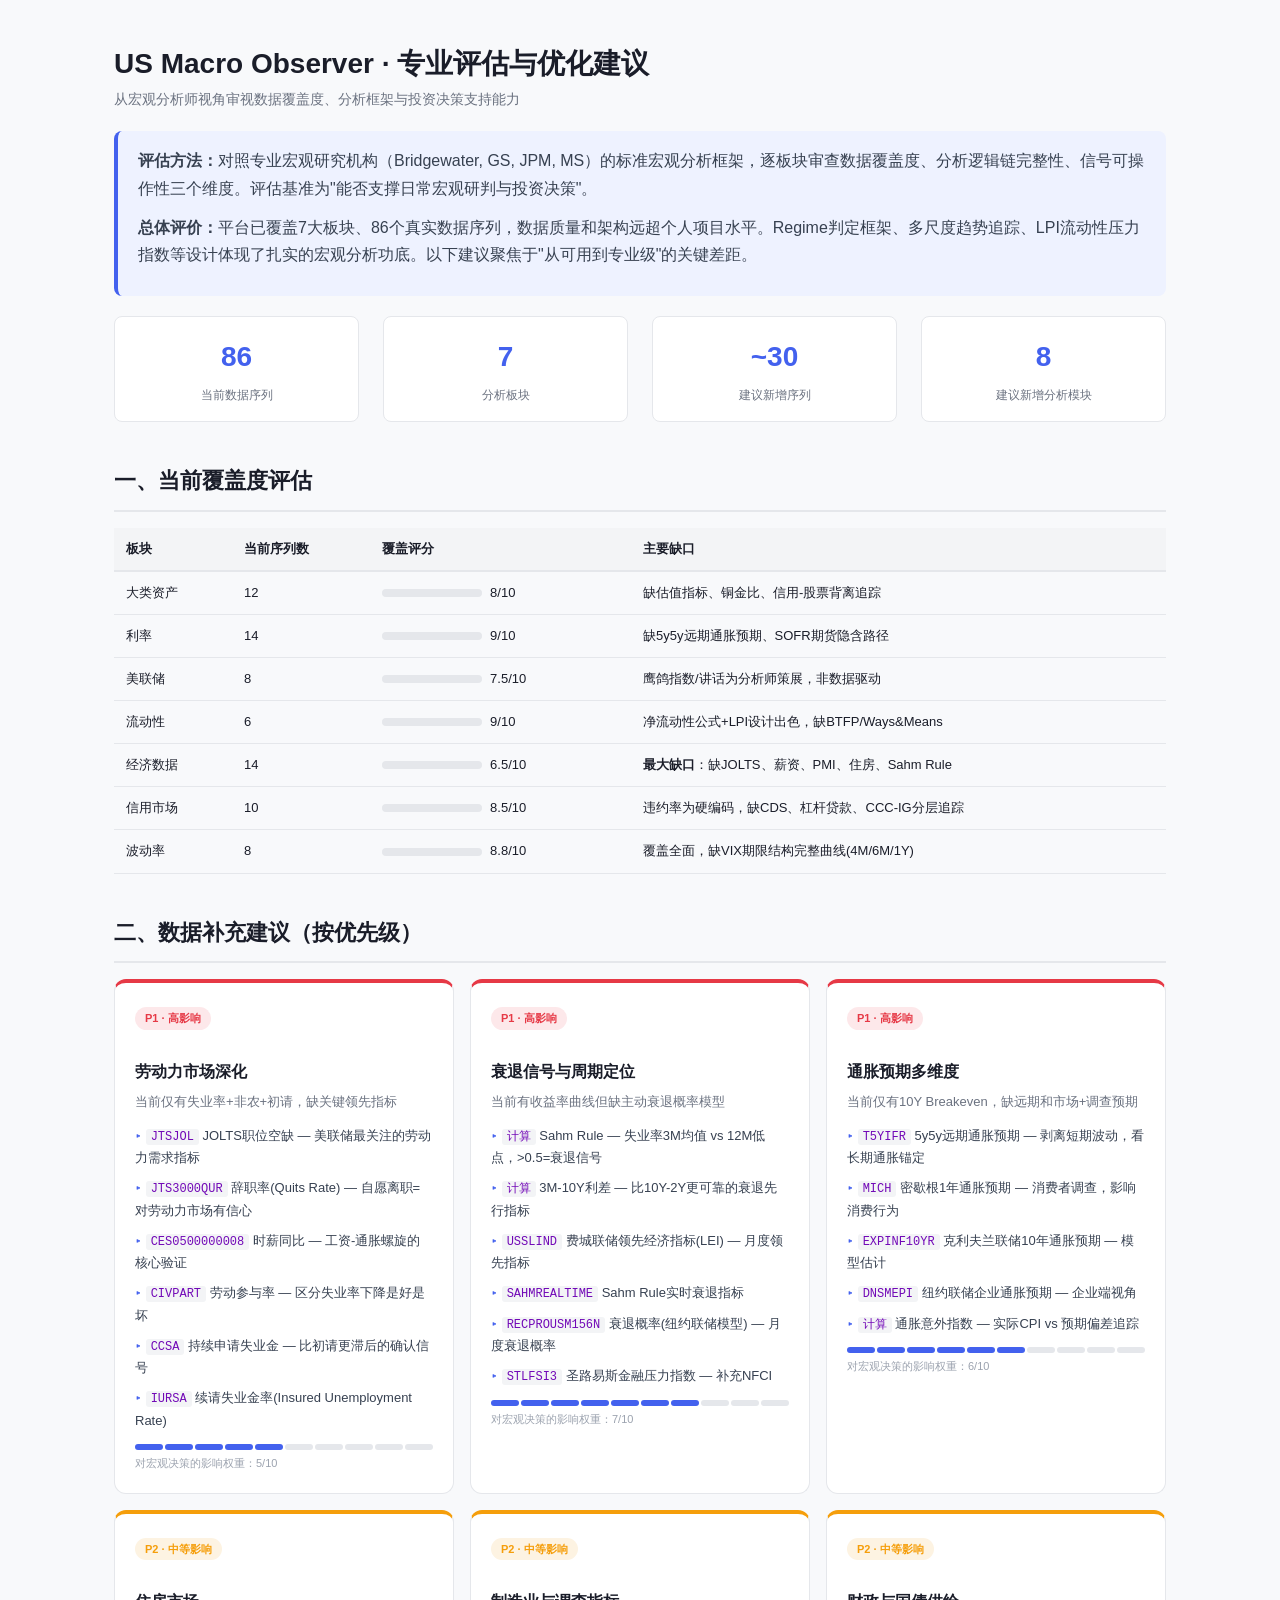
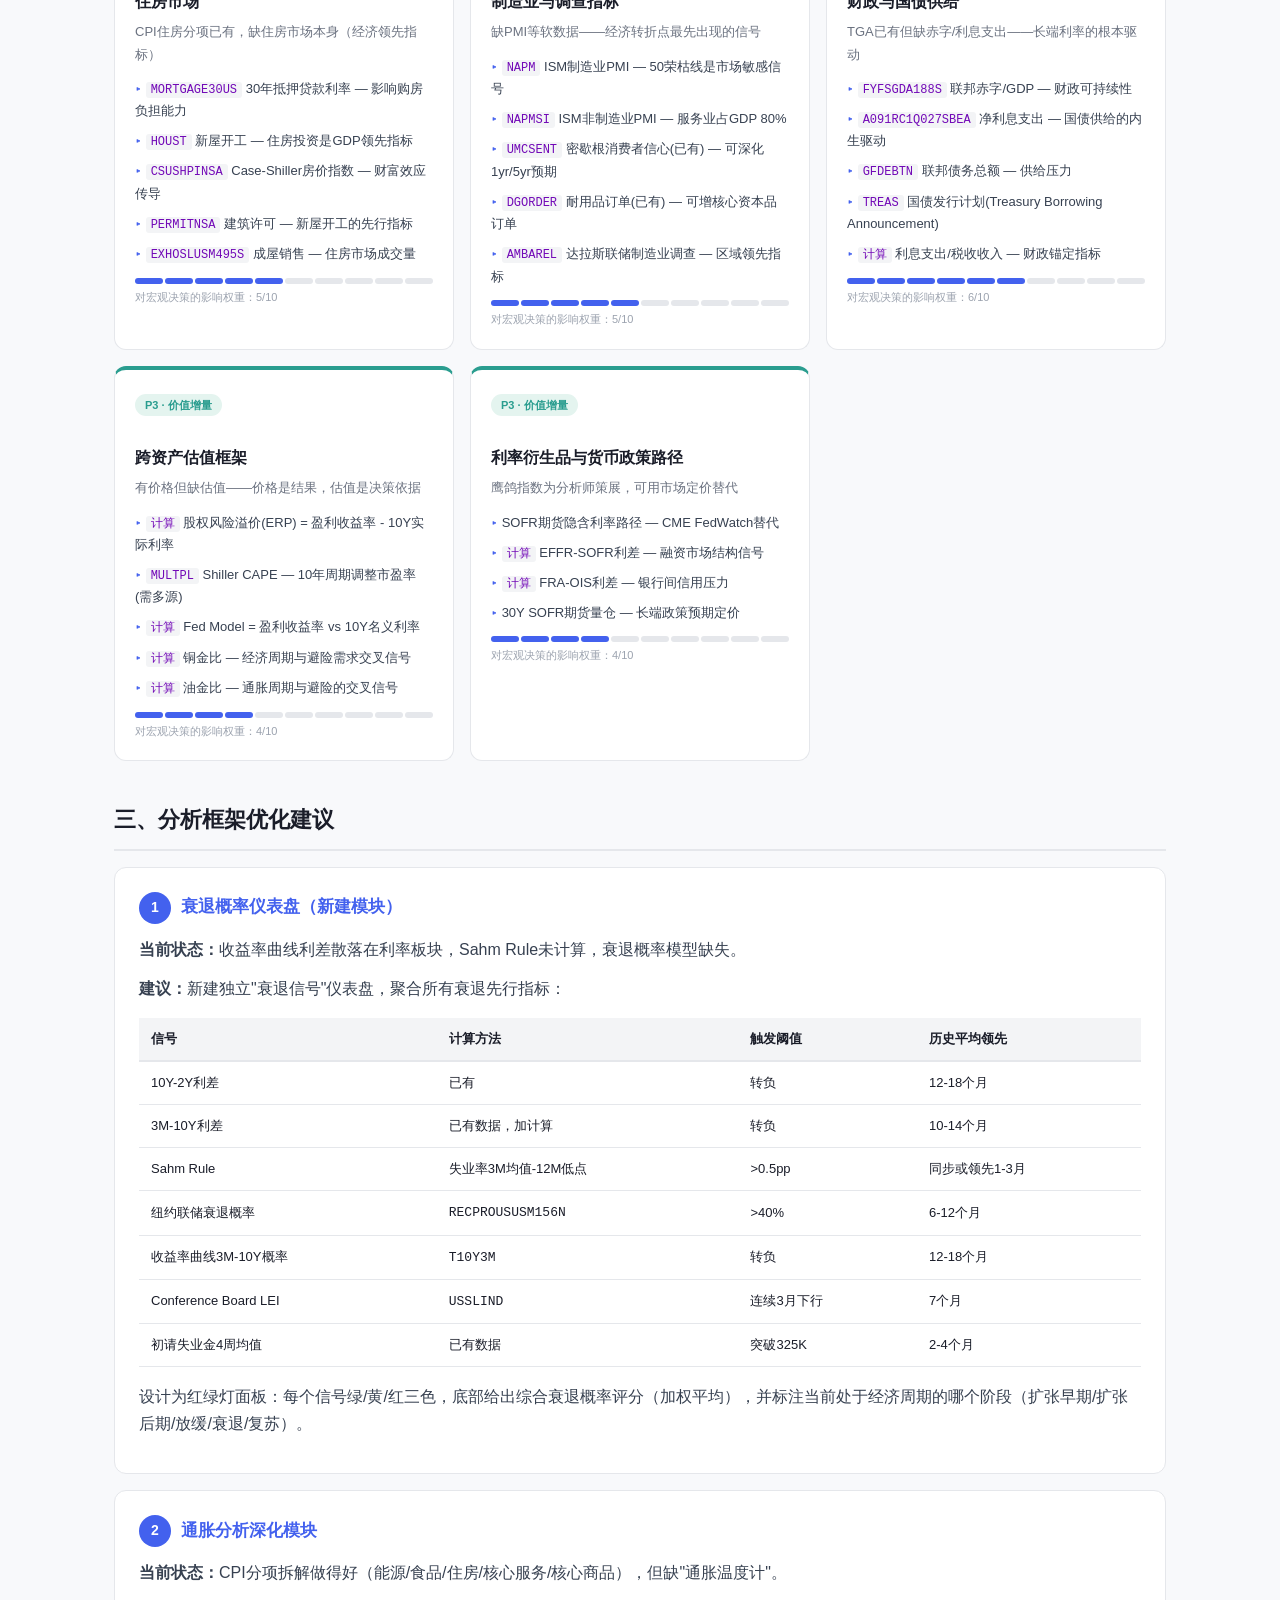
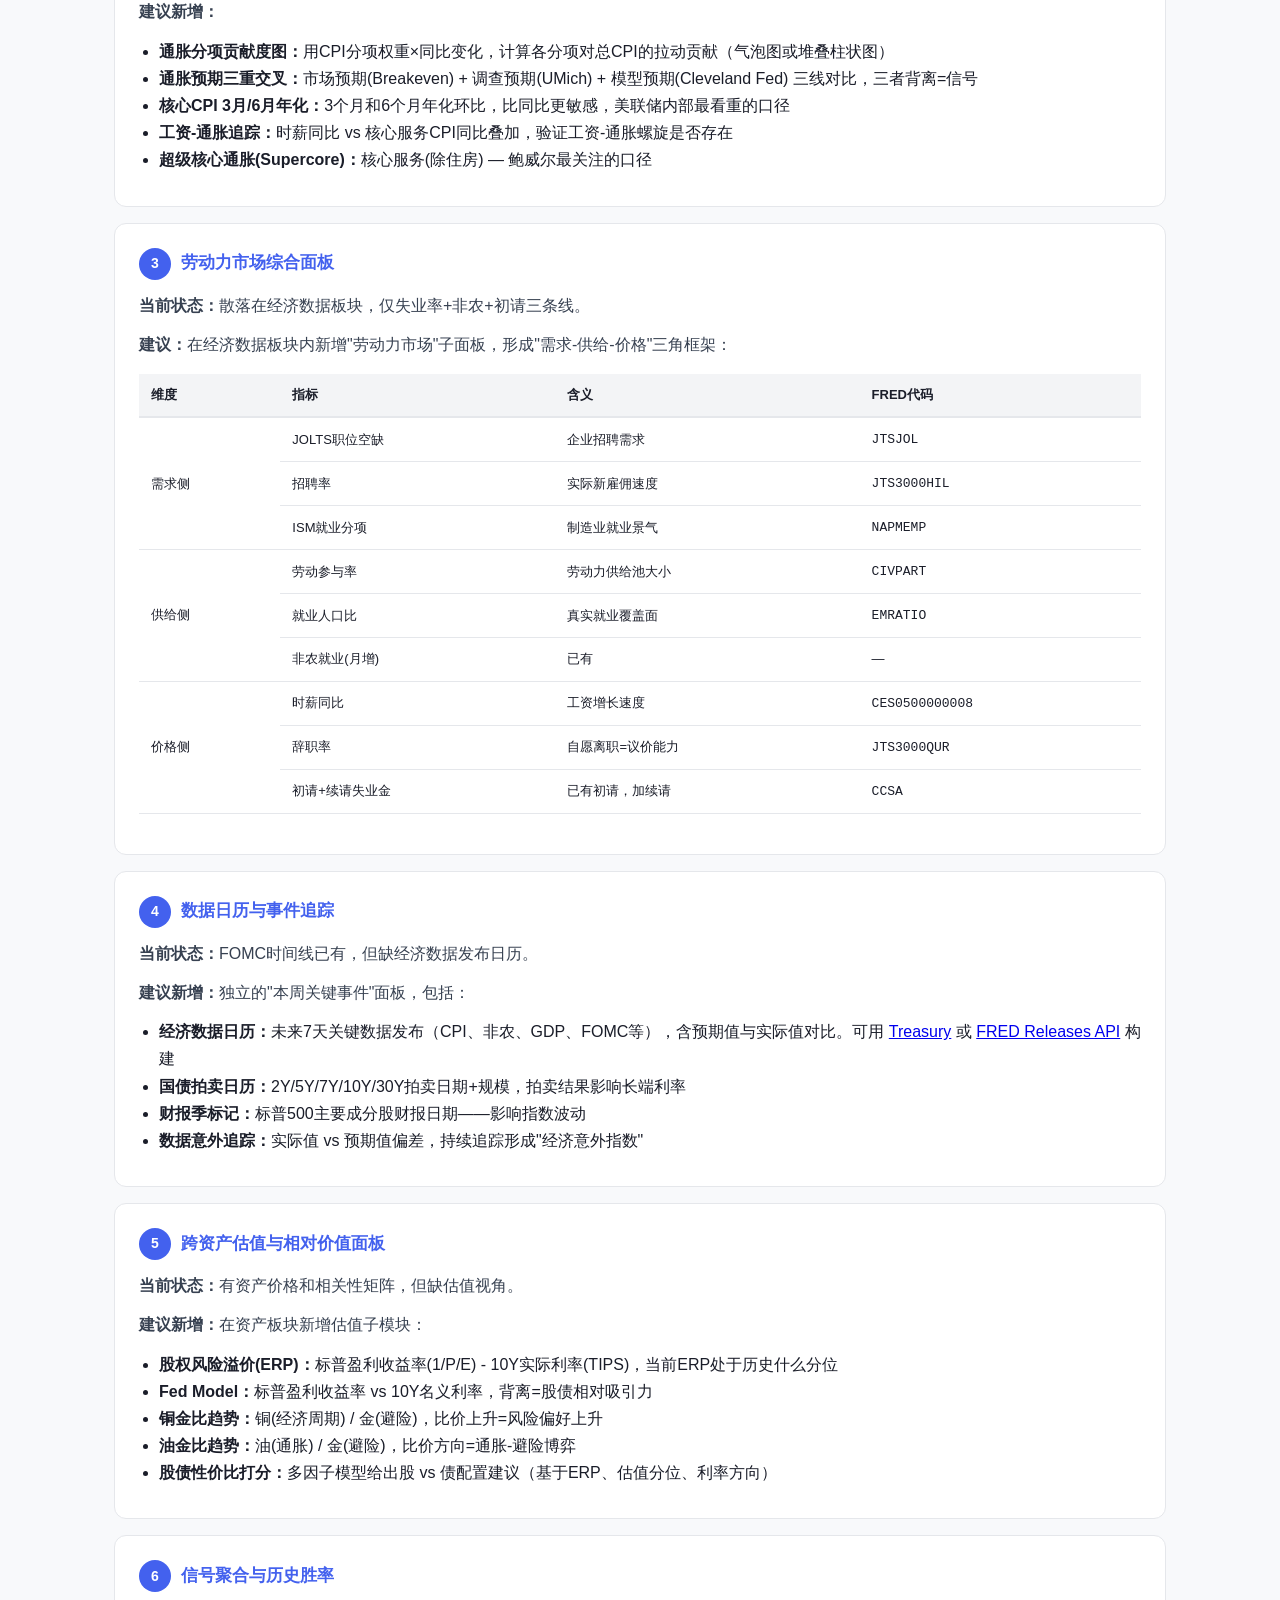
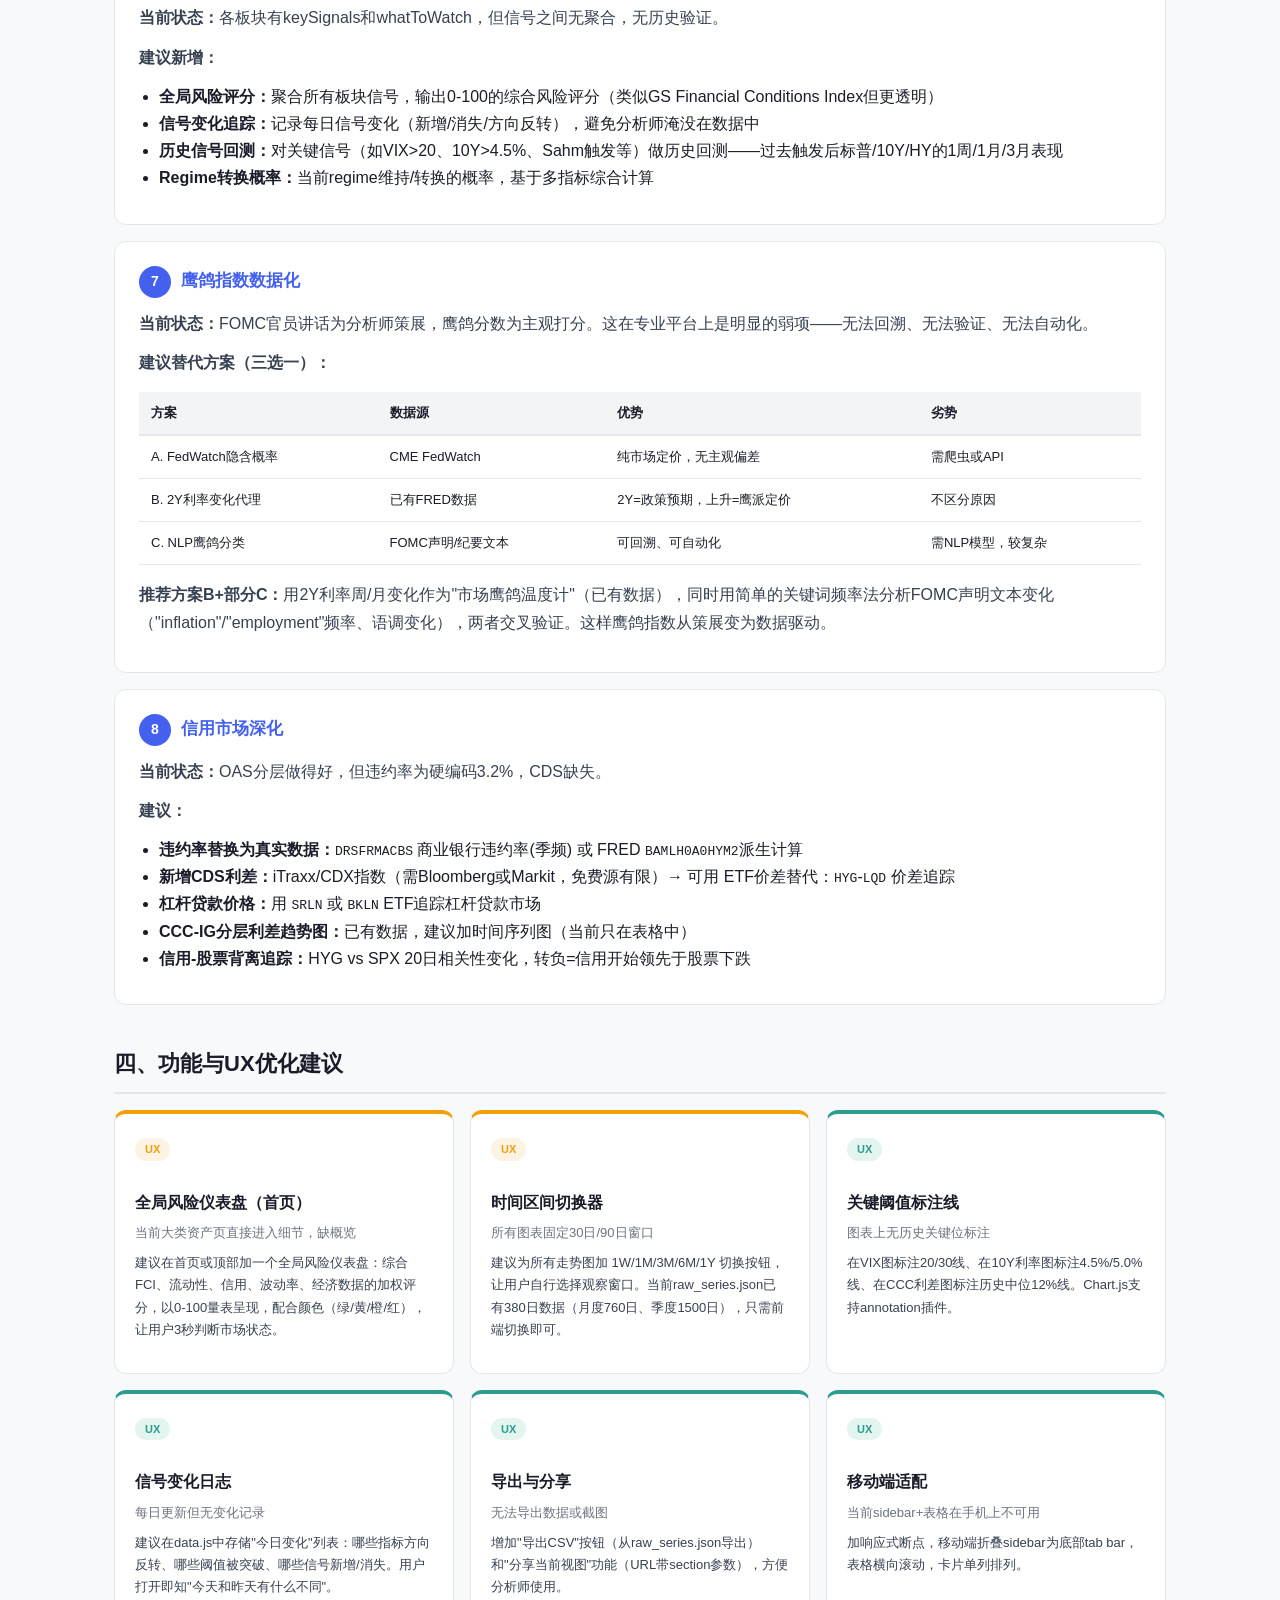
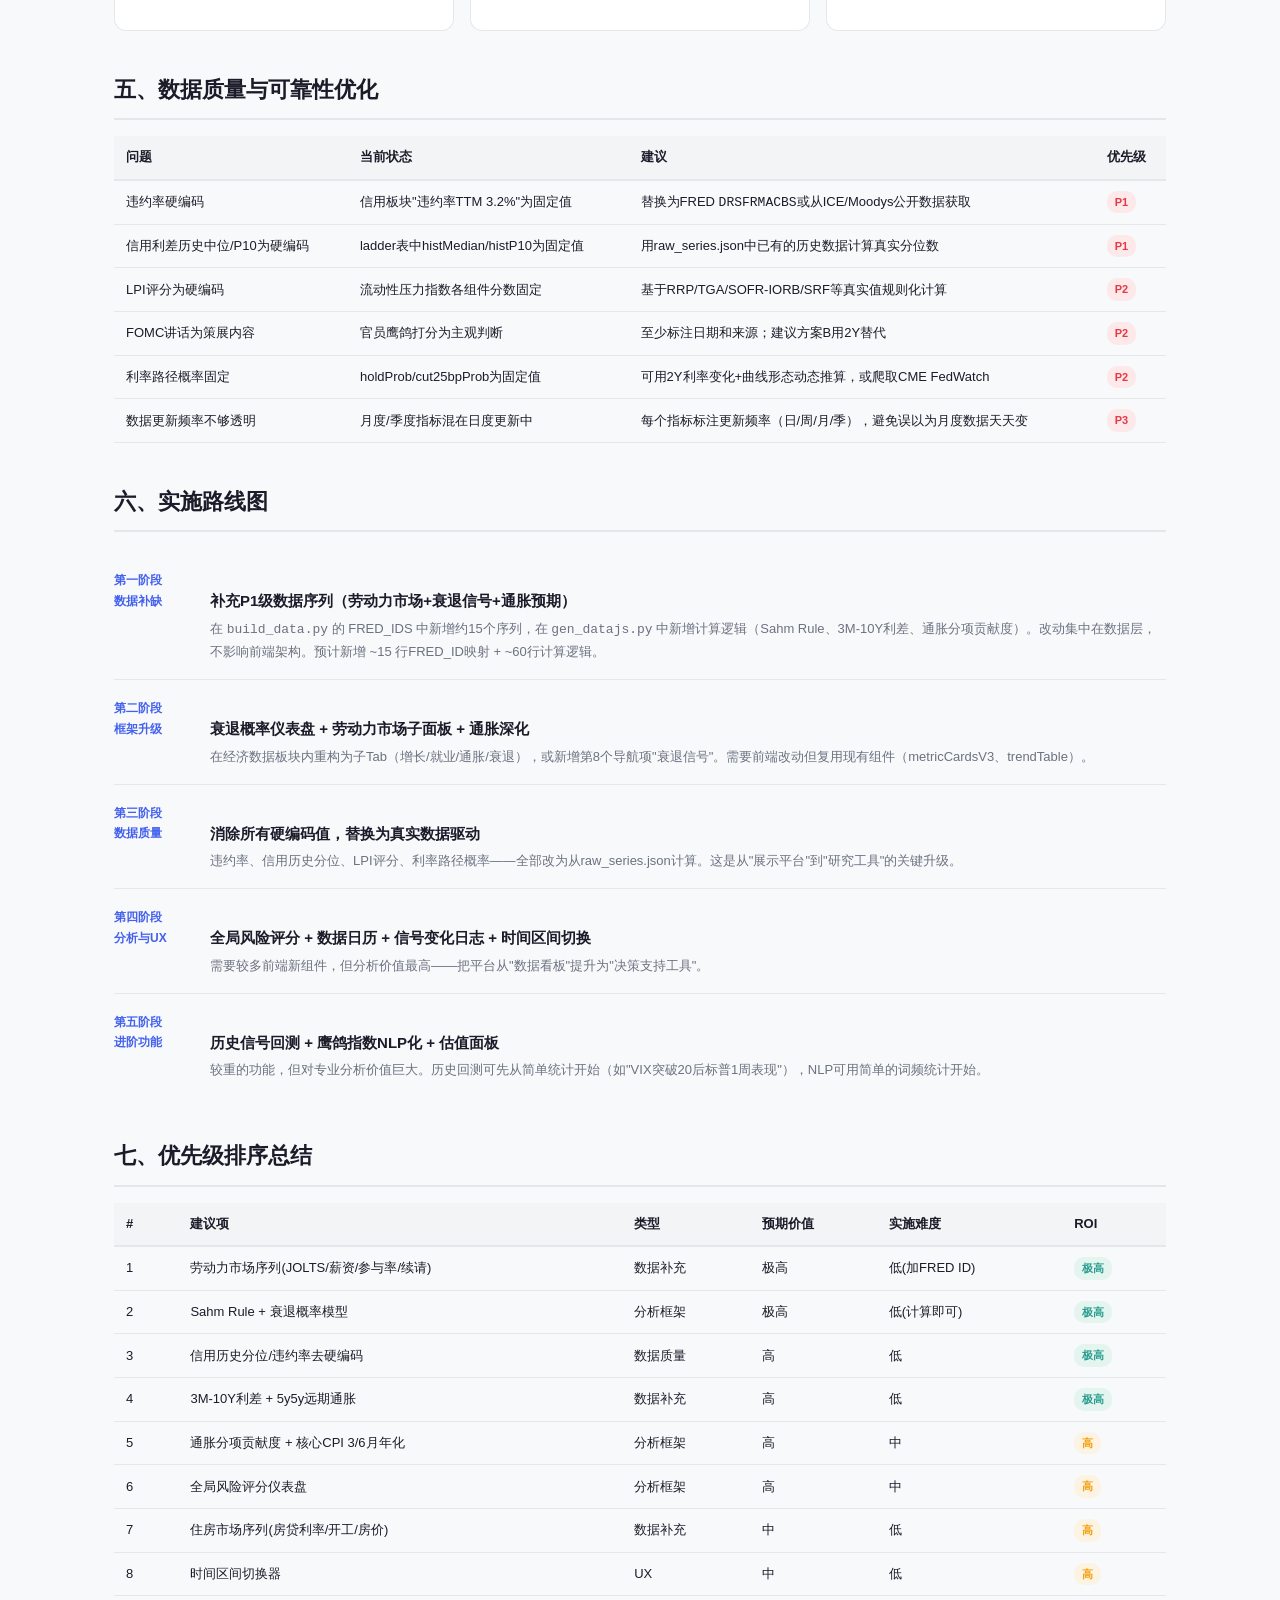
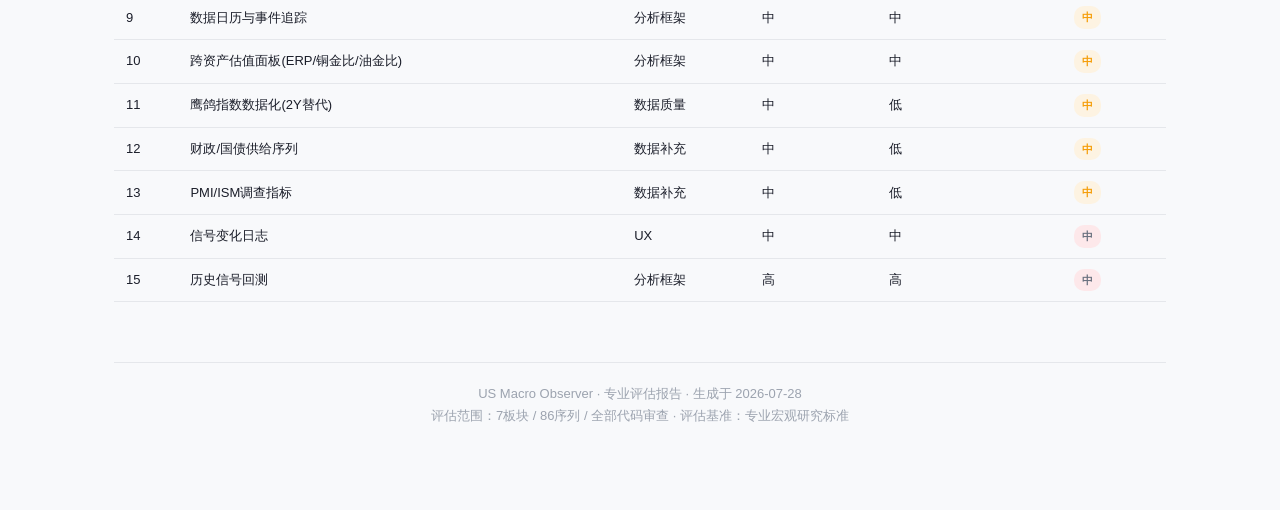
<file: macro-review-report.html>
<!DOCTYPE html>
<html lang="zh-CN">
<head>
<meta charset="UTF-8">
<meta name="viewport" content="width=device-width, initial-scale=1.0">
<title>US Macro Observer · 专业评估与优化建议</title>
<style>
:root {
  --bg: #f8f9fb; --surface: #ffffff; --border: #e5e7eb;
  --text: #1a1d29; --text-2: #6b7280; --text-3: #9ca3af;
  --blue: #4361ee; --blue-bg: #eef2ff;
  --red: #e63946; --green: #2a9d8f; --amber: #f59e0b;
  --purple: #7209b7;
}
* { margin: 0; padding: 0; box-sizing: border-box; }
body { font-family: -apple-system, "Segoe UI", "Noto Sans SC", sans-serif; background: var(--bg); color: var(--text); line-height: 1.7; }
.container { max-width: 1100px; margin: 0 auto; padding: 40px 24px 80px; }
h1 { font-size: 28px; font-weight: 700; margin-bottom: 8px; }
h1 .sub { font-size: 14px; font-weight: 400; color: var(--text-2); }
h2 { font-size: 22px; font-weight: 600; margin: 40px 0 16px; padding-bottom: 10px; border-bottom: 2px solid var(--border); }
h3 { font-size: 17px; font-weight: 600; margin: 28px 0 12px; color: var(--blue); }
h4 { font-size: 15px; font-weight: 600; margin: 20px 0 8px; }
p { margin-bottom: 12px; color: #374151; }
.intro-box { background: var(--blue-bg); border-left: 4px solid var(--blue); padding: 16px 20px; border-radius: 8px; margin: 20px 0; }

.priority-grid { display: grid; grid-template-columns: repeat(auto-fit, minmax(320px, 1fr)); gap: 16px; margin: 16px 0; }
.priority-card { background: var(--surface); border: 1px solid var(--border); border-radius: 12px; padding: 20px; }
.priority-card.p1 { border-top: 4px solid var(--red); }
.priority-card.p2 { border-top: 4px solid var(--amber); }
.priority-card.p3 { border-top: 4px solid var(--green); }
.priority-tag { display: inline-block; padding: 2px 10px; border-radius: 12px; font-size: 11px; font-weight: 600; margin-bottom: 8px; }
.priority-tag.p1 { background: #fde8ea; color: var(--red); }
.priority-tag.p2 { background: #fdf3e2; color: var(--amber); }
.priority-tag.p3 { background: #e4f4ef; color: var(--green); }
.priority-card h4 { font-size: 16px; margin-bottom: 6px; }
.priority-card .gap { font-size: 13px; color: var(--text-2); margin-bottom: 8px; }
.priority-card ul { list-style: none; padding: 0; }
.priority-card li { font-size: 13px; padding: 4px 0; color: #374151; }
.priority-card li::before { content: "▸ "; color: var(--blue); }
.priority-card code { background: #f3f4f6; padding: 1px 5px; border-radius: 3px; font-size: 12px; color: var(--purple); }

table { width: 100%; border-collapse: collapse; margin: 16px 0; font-size: 13px; }
th { background: #f3f4f6; padding: 10px 12px; text-align: left; font-weight: 600; border-bottom: 2px solid var(--border); }
td { padding: 10px 12px; border-bottom: 1px solid var(--border); }
tr:hover td { background: #fafbfc; }
.tag { display: inline-block; padding: 2px 8px; border-radius: 10px; font-size: 11px; font-weight: 600; }
.tag-fred { background: #eef2ff; color: var(--blue); }
.tag-yahoo { background: #fdf3e2; color: var(--amber); }
.tag-new { background: #fde8ea; color: var(--red); }
.tag-calc { background: #e4f4ef; color: var(--green); }

.section-box { background: var(--surface); border: 1px solid var(--border); border-radius: 12px; padding: 24px; margin: 16px 0; }
.section-box .header { display: flex; align-items: center; gap: 10px; margin-bottom: 12px; }
.section-box .num { width: 32px; height: 32px; border-radius: 50%; background: var(--blue); color: #fff; display: flex; align-items: center; justify-content: center; font-weight: 700; font-size: 14px; flex-shrink: 0; }
.section-box h3 { margin: 0; }

.impact-bar { display: flex; gap: 2px; margin-top: 8px; }
.impact-bar .seg { flex: 1; height: 6px; border-radius: 3px; }
.impact-bar .seg.on { background: var(--blue); }
.impact-bar .seg.off { background: #e5e7eb; }
.impact-label { font-size: 11px; color: var(--text-3); margin-top: 4px; }

.roadmap { margin: 20px 0; }
.roadmap-item { display: flex; gap: 16px; padding: 16px 0; border-bottom: 1px solid var(--border); }
.roadmap-item:last-child { border-bottom: none; }
.roadmap-phase { min-width: 80px; font-size: 12px; font-weight: 600; color: var(--blue); padding-top: 2px; }
.roadmap-content { flex: 1; }
.roadmap-content h4 { font-size: 15px; margin-bottom: 4px; }
.roadmap-content p { font-size: 13px; color: var(--text-2); margin: 0; }

.score-bar { display: inline-flex; align-items: center; gap: 8px; }
.score-bar .bar { width: 100px; height: 8px; background: #e5e7eb; border-radius: 4px; overflow: hidden; }
.score-bar .fill { height: 100%; border-radius: 4px; }

.summary-stat { display: flex; gap: 24px; margin: 16px 0; }
.stat-card { flex: 1; background: var(--surface); border: 1px solid var(--border); border-radius: 8px; padding: 16px; text-align: center; }
.stat-card .num { font-size: 28px; font-weight: 700; color: var(--blue); }
.stat-card .label { font-size: 12px; color: var(--text-2); margin-top: 4px; }

code.inline { background: #f3f4f6; padding: 1px 5px; border-radius: 3px; font-size: 12px; }

.footer { margin-top: 60px; padding: 20px; text-align: center; font-size: 13px; color: var(--text-3); border-top: 1px solid var(--border); }
</style>
</head>
<body>
<div class="container">

<h1>US Macro Observer · 专业评估与优化建议
  <div class="sub">从宏观分析师视角审视数据覆盖度、分析框架与投资决策支持能力</div>
</h1>

<div class="intro-box">
  <p><strong>评估方法：</strong>对照专业宏观研究机构（Bridgewater, GS, JPM, MS）的标准宏观分析框架，逐板块审查数据覆盖度、分析逻辑链完整性、信号可操作性三个维度。评估基准为"能否支撑日常宏观研判与投资决策"。</p>
  <p><strong>总体评价：</strong>平台已覆盖7大板块、86个真实数据序列，数据质量和架构远超个人项目水平。Regime判定框架、多尺度趋势追踪、LPI流动性压力指数等设计体现了扎实的宏观分析功底。以下建议聚焦于"从可用到专业级"的关键差距。</p>
</div>

<div class="summary-stat">
  <div class="stat-card"><div class="num">86</div><div class="label">当前数据序列</div></div>
  <div class="stat-card"><div class="num">7</div><div class="label">分析板块</div></div>
  <div class="stat-card"><div class="num">~30</div><div class="label">建议新增序列</div></div>
  <div class="stat-card"><div class="num">8</div><div class="label">建议新增分析模块</div></div>
</div>

<h2>一、当前覆盖度评估</h2>

<table>
  <thead>
    <tr><th>板块</th><th>当前序列数</th><th>覆盖评分</th><th>主要缺口</th></tr>
  </thead>
  <tbody>
    <tr><td>大类资产</td><td>12</td><td><span class="score-bar"><span class="bar"><span class="fill" style="width:80%;background:var(--green)"></span></span>8/10</span></td><td>缺估值指标、铜金比、信用-股票背离追踪</td></tr>
    <tr><td>利率</td><td>14</td><td><span class="score-bar"><span class="bar"><span class="fill" style="width:90%;background:var(--green)"></span></span>9/10</span></td><td>缺5y5y远期通胀预期、SOFR期货隐含路径</td></tr>
    <tr><td>美联储</td><td>8</td><td><span class="score-bar"><span class="bar"><span class="fill" style="width:75%;background:var(--amber)"></span></span>7.5/10</span></td><td>鹰鸽指数/讲话为分析师策展，非数据驱动</td></tr>
    <tr><td>流动性</td><td>6</td><td><span class="score-bar"><span class="bar"><span class="fill" style="width:90%;background:var(--green)"></span></span>9/10</span></td><td>净流动性公式+LPI设计出色，缺BTFP/Ways&Means</td></tr>
    <tr><td>经济数据</td><td>14</td><td><span class="score-bar"><span class="bar"><span class="fill" style="width:65%;background:var(--amber)"></span></span>6.5/10</span></td><td><strong>最大缺口</strong>：缺JOLTS、薪资、PMI、住房、Sahm Rule</td></tr>
    <tr><td>信用市场</td><td>10</td><td><span class="score-bar"><span class="bar"><span class="fill" style="width:85%;background:var(--green)"></span></span>8.5/10</span></td><td>违约率为硬编码，缺CDS、杠杆贷款、CCC-IG分层追踪</td></tr>
    <tr><td>波动率</td><td>8</td><td><span class="score-bar"><span class="bar"><span class="fill" style="width:88%;background:var(--green)"></span></span>8.8/10</span></td><td>覆盖全面，缺VIX期限结构完整曲线(4M/6M/1Y)</td></tr>
  </tbody>
</table>

<h2>二、数据补充建议（按优先级）</h2>

<div class="priority-grid">
  <div class="priority-card p1">
    <span class="priority-tag p1">P1 · 高影响</span>
    <h4>劳动力市场深化</h4>
    <div class="gap">当前仅有失业率+非农+初请，缺关键领先指标</div>
    <ul>
      <li><code>JTSJOL</code> JOLTS职位空缺 — 美联储最关注的劳动力需求指标</li>
      <li><code>JTS3000QUR</code> 辞职率(Quits Rate) — 自愿离职=对劳动力市场有信心</li>
      <li><code>CES0500000008</code> 时薪同比 — 工资-通胀螺旋的核心验证</li>
      <li><code>CIVPART</code> 劳动参与率 — 区分失业率下降是好是坏</li>
      <li><code>CCSA</code> 持续申请失业金 — 比初请更滞后的确认信号</li>
      <li><code>IURSA</code> 续请失业金率(Insured Unemployment Rate)</li>
    </ul>
    <div class="impact-bar"><div class="seg on"></div><div class="seg on"></div><div class="seg on"></div><div class="seg on"></div><div class="seg on"></div><div class="seg off"></div><div class="seg off"></div><div class="seg off"></div><div class="seg off"></div><div class="seg off"></div></div>
    <div class="impact-label">对宏观决策的影响权重：5/10</div>
  </div>

  <div class="priority-card p1">
    <span class="priority-tag p1">P1 · 高影响</span>
    <h4>衰退信号与周期定位</h4>
    <div class="gap">当前有收益率曲线但缺主动衰退概率模型</div>
    <ul>
      <li><code>计算</code> Sahm Rule — 失业率3M均值 vs 12M低点，>0.5=衰退信号</li>
      <li><code>计算</code> 3M-10Y利差 — 比10Y-2Y更可靠的衰退先行指标</li>
      <li><code>USSLIND</code> 费城联储领先经济指标(LEI) — 月度领先指标</li>
      <li><code>SAHMREALTIME</code> Sahm Rule实时衰退指标</li>
      <li><code>RECPROUSM156N</code> 衰退概率(纽约联储模型) — 月度衰退概率</li>
      <li><code>STLFSI3</code> 圣路易斯金融压力指数 — 补充NFCI</li>
    </ul>
    <div class="impact-bar"><div class="seg on"></div><div class="seg on"></div><div class="seg on"></div><div class="seg on"></div><div class="seg on"></div><div class="seg on"></div><div class="seg on"></div><div class="seg off"></div><div class="seg off"></div><div class="seg off"></div></div>
    <div class="impact-label">对宏观决策的影响权重：7/10</div>
  </div>

  <div class="priority-card p1">
    <span class="priority-tag p1">P1 · 高影响</span>
    <h4>通胀预期多维度</h4>
    <div class="gap">当前仅有10Y Breakeven，缺远期和市场+调查预期</div>
    <ul>
      <li><code>T5YIFR</code> 5y5y远期通胀预期 — 剥离短期波动，看长期通胀锚定</li>
      <li><code>MICH</code> 密歇根1年通胀预期 — 消费者调查，影响消费行为</li>
      <li><code>EXPINF10YR</code> 克利夫兰联储10年通胀预期 — 模型估计</li>
      <li><code>DNSMEPI</code> 纽约联储企业通胀预期 — 企业端视角</li>
      <li><code>计算</code> 通胀意外指数 — 实际CPI vs 预期偏差追踪</li>
    </ul>
    <div class="impact-bar"><div class="seg on"></div><div class="seg on"></div><div class="seg on"></div><div class="seg on"></div><div class="seg on"></div><div class="seg on"></div><div class="seg off"></div><div class="seg off"></div><div class="seg off"></div><div class="seg off"></div></div>
    <div class="impact-label">对宏观决策的影响权重：6/10</div>
  </div>

  <div class="priority-card p2">
    <span class="priority-tag p2">P2 · 中等影响</span>
    <h4>住房市场</h4>
    <div class="gap">CPI住房分项已有，缺住房市场本身（经济领先指标）</div>
    <ul>
      <li><code>MORTGAGE30US</code> 30年抵押贷款利率 — 影响购房负担能力</li>
      <li><code>HOUST</code> 新屋开工 — 住房投资是GDP领先指标</li>
      <li><code>CSUSHPINSA</code> Case-Shiller房价指数 — 财富效应传导</li>
      <li><code>PERMITNSA</code> 建筑许可 — 新屋开工的先行指标</li>
      <li><code>EXHOSLUSM495S</code> 成屋销售 — 住房市场成交量</li>
    </ul>
    <div class="impact-bar"><div class="seg on"></div><div class="seg on"></div><div class="seg on"></div><div class="seg on"></div><div class="seg on"></div><div class="seg off"></div><div class="seg off"></div><div class="seg off"></div><div class="seg off"></div><div class="seg off"></div></div>
    <div class="impact-label">对宏观决策的影响权重：5/10</div>
  </div>

  <div class="priority-card p2">
    <span class="priority-tag p2">P2 · 中等影响</span>
    <h4>制造业与调查指标</h4>
    <div class="gap">缺PMI等软数据——经济转折点最先出现的信号</div>
    <ul>
      <li><code>NAPM</code> ISM制造业PMI — 50荣枯线是市场敏感信号</li>
      <li><code>NAPMSI</code> ISM非制造业PMI — 服务业占GDP 80%</li>
      <li><code>UMCSENT</code> 密歇根消费者信心(已有) — 可深化1yr/5yr预期</li>
      <li><code>DGORDER</code> 耐用品订单(已有) — 可增核心资本品订单</li>
      <li><code>AMBAREL</code> 达拉斯联储制造业调查 — 区域领先指标</li>
    </ul>
    <div class="impact-bar"><div class="seg on"></div><div class="seg on"></div><div class="seg on"></div><div class="seg on"></div><div class="seg on"></div><div class="seg off"></div><div class="seg off"></div><div class="seg off"></div><div class="seg off"></div><div class="seg off"></div></div>
    <div class="impact-label">对宏观决策的影响权重：5/10</div>
  </div>

  <div class="priority-card p2">
    <span class="priority-tag p2">P2 · 中等影响</span>
    <h4>财政与国债供给</h4>
    <div class="gap">TGA已有但缺赤字/利息支出——长端利率的根本驱动</div>
    <ul>
      <li><code>FYFSGDA188S</code> 联邦赤字/GDP — 财政可持续性</li>
      <li><code>A091RC1Q027SBEA</code> 净利息支出 — 国债供给的内生驱动</li>
      <li><code>GFDEBTN</code> 联邦债务总额 — 供给压力</li>
      <li><code>TREAS</code> 国债发行计划(Treasury Borrowing Announcement)</li>
      <li><code>计算</code> 利息支出/税收收入 — 财政锚定指标</li>
    </ul>
    <div class="impact-bar"><div class="seg on"></div><div class="seg on"></div><div class="seg on"></div><div class="seg on"></div><div class="seg on"></div><div class="seg on"></div><div class="seg off"></div><div class="seg off"></div><div class="seg off"></div><div class="seg off"></div></div>
    <div class="impact-label">对宏观决策的影响权重：6/10</div>
  </div>

  <div class="priority-card p3">
    <span class="priority-tag p3">P3 · 价值增量</span>
    <h4>跨资产估值框架</h4>
    <div class="gap">有价格但缺估值——价格是结果，估值是决策依据</div>
    <ul>
      <li><code>计算</code> 股权风险溢价(ERP) = 盈利收益率 - 10Y实际利率</li>
      <li><code>MULTPL</code> Shiller CAPE — 10年周期调整市盈率(需多源)</li>
      <li><code>计算</code> Fed Model = 盈利收益率 vs 10Y名义利率</li>
      <li><code>计算</code> 铜金比 — 经济周期与避险需求交叉信号</li>
      <li><code>计算</code> 油金比 — 通胀周期与避险的交叉信号</li>
    </ul>
    <div class="impact-bar"><div class="seg on"></div><div class="seg on"></div><div class="seg on"></div><div class="seg on"></div><div class="seg off"></div><div class="seg off"></div><div class="seg off"></div><div class="seg off"></div><div class="seg off"></div><div class="seg off"></div></div>
    <div class="impact-label">对宏观决策的影响权重：4/10</div>
  </div>

  <div class="priority-card p3">
    <span class="priority-tag p3">P3 · 价值增量</span>
    <h4>利率衍生品与货币政策路径</h4>
    <div class="gap">鹰鸽指数为分析师策展，可用市场定价替代</div>
    <ul>
      <li>SOFR期货隐含利率路径 — CME FedWatch替代</li>
      <li><code>计算</code> EFFR-SOFR利差 — 融资市场结构信号</li>
      <li><code>计算</code> FRA-OIS利差 — 银行间信用压力</li>
      <li>30Y SOFR期货量仓 — 长端政策预期定价</li>
    </ul>
    <div class="impact-bar"><div class="seg on"></div><div class="seg on"></div><div class="seg on"></div><div class="seg on"></div><div class="seg off"></div><div class="seg off"></div><div class="seg off"></div><div class="seg off"></div><div class="seg off"></div><div class="seg off"></div></div>
    <div class="impact-label">对宏观决策的影响权重：4/10</div>
  </div>
</div>

<h2>三、分析框架优化建议</h2>

<div class="section-box">
  <div class="header"><div class="num">1</div><h3>衰退概率仪表盘（新建模块）</h3></div>
  <p><strong>当前状态：</strong>收益率曲线利差散落在利率板块，Sahm Rule未计算，衰退概率模型缺失。</p>
  <p><strong>建议：</strong>新建独立"衰退信号"仪表盘，聚合所有衰退先行指标：</p>
  <table>
    <thead><tr><th>信号</th><th>计算方法</th><th>触发阈值</th><th>历史平均领先</th></tr></thead>
    <tbody>
      <tr><td>10Y-2Y利差</td><td>已有</td><td>转负</td><td>12-18个月</td></tr>
      <tr><td>3M-10Y利差</td><td>已有数据，加计算</td><td>转负</td><td>10-14个月</td></tr>
      <tr><td>Sahm Rule</td><td>失业率3M均值-12M低点</td><td>>0.5pp</td><td>同步或领先1-3月</td></tr>
      <tr><td>纽约联储衰退概率</td><td><code>RECPROUSUSM156N</code></td><td>>40%</td><td>6-12个月</td></tr>
      <tr><td>收益率曲线3M-10Y概率</td><td><code>T10Y3M</code></td><td>转负</td><td>12-18个月</td></tr>
      <tr><td>Conference Board LEI</td><td><code>USSLIND</code></td><td>连续3月下行</td><td>7个月</td></tr>
      <tr><td>初请失业金4周均值</td><td>已有数据</td><td>突破325K</td><td>2-4个月</td></tr>
    </tbody>
  </table>
  <p>设计为红绿灯面板：每个信号绿/黄/红三色，底部给出综合衰退概率评分（加权平均），并标注当前处于经济周期的哪个阶段（扩张早期/扩张后期/放缓/衰退/复苏）。</p>
</div>

<div class="section-box">
  <div class="header"><div class="num">2</div><h3>通胀分析深化模块</h3></div>
  <p><strong>当前状态：</strong>CPI分项拆解做得好（能源/食品/住房/核心服务/核心商品），但缺"通胀温度计"。</p>
  <p><strong>建议新增：</strong></p>
  <ul style="padding-left:20px;margin:8px 0">
    <li><strong>通胀分项贡献度图：</strong>用CPI分项权重×同比变化，计算各分项对总CPI的拉动贡献（气泡图或堆叠柱状图）</li>
    <li><strong>通胀预期三重交叉：</strong>市场预期(Breakeven) + 调查预期(UMich) + 模型预期(Cleveland Fed) 三线对比，三者背离=信号</li>
    <li><strong>核心CPI 3月/6月年化：</strong>3个月和6个月年化环比，比同比更敏感，美联储内部最看重的口径</li>
    <li><strong>工资-通胀追踪：</strong>时薪同比 vs 核心服务CPI同比叠加，验证工资-通胀螺旋是否存在</li>
    <li><strong>超级核心通胀(Supercore)：</strong>核心服务(除住房) — 鲍威尔最关注的口径</li>
  </ul>
</div>

<div class="section-box">
  <div class="header"><div class="num">3</div><h3>劳动力市场综合面板</h3></div>
  <p><strong>当前状态：</strong>散落在经济数据板块，仅失业率+非农+初请三条线。</p>
  <p><strong>建议：</strong>在经济数据板块内新增"劳动力市场"子面板，形成"需求-供给-价格"三角框架：</p>
  <table>
    <thead><tr><th>维度</th><th>指标</th><th>含义</th><th>FRED代码</th></tr></thead>
    <tbody>
      <tr><td rowspan="3">需求侧</td><td>JOLTS职位空缺</td><td>企业招聘需求</td><td><code>JTSJOL</code></td></tr>
      <tr><td>招聘率</td><td>实际新雇佣速度</td><td><code>JTS3000HIL</code></td></tr>
      <tr><td>ISM就业分项</td><td>制造业就业景气</td><td><code>NAPMEMP</code></td></tr>
      <tr><td rowspan="3">供给侧</td><td>劳动参与率</td><td>劳动力供给池大小</td><td><code>CIVPART</code></td></tr>
      <tr><td>就业人口比</td><td>真实就业覆盖面</td><td><code>EMRATIO</code></td></tr>
      <tr><td>非农就业(月增)</td><td>已有</td><td>—</td></tr>
      <tr><td rowspan="3">价格侧</td><td>时薪同比</td><td>工资增长速度</td><td><code>CES0500000008</code></td></tr>
      <tr><td>辞职率</td><td>自愿离职=议价能力</td><td><code>JTS3000QUR</code></td></tr>
      <tr><td>初请+续请失业金</td><td>已有初请，加续请</td><td><code>CCSA</code></td></tr>
    </tbody>
  </table>
</div>

<div class="section-box">
  <div class="header"><div class="num">4</div><h3>数据日历与事件追踪</h3></div>
  <p><strong>当前状态：</strong>FOMC时间线已有，但缺经济数据发布日历。</p>
  <p><strong>建议新增：</strong>独立的"本周关键事件"面板，包括：</p>
  <ul style="padding-left:20px;margin:8px 0">
    <li><strong>经济数据日历：</strong>未来7天关键数据发布（CPI、非农、GDP、FOMC等），含预期值与实际值对比。可用 <a href="https://www.treasury.gov/resource-center/data-chart-center/interest-rates/">Treasury</a> 或 <a href="https://api.stlouisfed.org/fred/series/releases">FRED Releases API</a> 构建</li>
    <li><strong>国债拍卖日历：</strong>2Y/5Y/7Y/10Y/30Y拍卖日期+规模，拍卖结果影响长端利率</li>
    <li><strong>财报季标记：</strong>标普500主要成分股财报日期——影响指数波动</li>
    <li><strong>数据意外追踪：</strong>实际值 vs 预期值偏差，持续追踪形成"经济意外指数"</li>
  </ul>
</div>

<div class="section-box">
  <div class="header"><div class="num">5</div><h3>跨资产估值与相对价值面板</h3></div>
  <p><strong>当前状态：</strong>有资产价格和相关性矩阵，但缺估值视角。</p>
  <p><strong>建议新增：</strong>在资产板块新增估值子模块：</p>
  <ul style="padding-left:20px;margin:8px 0">
    <li><strong>股权风险溢价(ERP)：</strong>标普盈利收益率(1/P/E) - 10Y实际利率(TIPS)，当前ERP处于历史什么分位</li>
    <li><strong>Fed Model：</strong>标普盈利收益率 vs 10Y名义利率，背离=股债相对吸引力</li>
    <li><strong>铜金比趋势：</strong>铜(经济周期) / 金(避险)，比价上升=风险偏好上升</li>
    <li><strong>油金比趋势：</strong>油(通胀) / 金(避险)，比价方向=通胀-避险博弈</li>
    <li><strong>股债性价比打分：</strong>多因子模型给出股 vs 债配置建议（基于ERP、估值分位、利率方向）</li>
  </ul>
</div>

<div class="section-box">
  <div class="header"><div class="num">6</div><h3>信号聚合与历史胜率</h3></div>
  <p><strong>当前状态：</strong>各板块有keySignals和whatToWatch，但信号之间无聚合，无历史验证。</p>
  <p><strong>建议新增：</strong></p>
  <ul style="padding-left:20px;margin:8px 0">
    <li><strong>全局风险评分：</strong>聚合所有板块信号，输出0-100的综合风险评分（类似GS Financial Conditions Index但更透明）</li>
    <li><strong>信号变化追踪：</strong>记录每日信号变化（新增/消失/方向反转），避免分析师淹没在数据中</li>
    <li><strong>历史信号回测：</strong>对关键信号（如VIX>20、10Y>4.5%、Sahm触发等）做历史回测——过去触发后标普/10Y/HY的1周/1月/3月表现</li>
    <li><strong>Regime转换概率：</strong>当前regime维持/转换的概率，基于多指标综合计算</li>
  </ul>
</div>

<div class="section-box">
  <div class="header"><div class="num">7</div><h3>鹰鸽指数数据化</h3></div>
  <p><strong>当前状态：</strong>FOMC官员讲话为分析师策展，鹰鸽分数为主观打分。这在专业平台上是明显的弱项——无法回溯、无法验证、无法自动化。</p>
  <p><strong>建议替代方案（三选一）：</strong></p>
  <table>
    <thead><tr><th>方案</th><th>数据源</th><th>优势</th><th>劣势</th></tr></thead>
    <tbody>
      <tr><td>A. FedWatch隐含概率</td><td>CME FedWatch</td><td>纯市场定价，无主观偏差</td><td>需爬虫或API</td></tr>
      <tr><td>B. 2Y利率变化代理</td><td>已有FRED数据</td><td>2Y=政策预期，上升=鹰派定价</td><td>不区分原因</td></tr>
      <tr><td>C. NLP鹰鸽分类</td><td>FOMC声明/纪要文本</td><td>可回溯、可自动化</td><td>需NLP模型，较复杂</td></tr>
    </tbody>
  </table>
  <p><strong>推荐方案B+部分C：</strong>用2Y利率周/月变化作为"市场鹰鸽温度计"（已有数据），同时用简单的关键词频率法分析FOMC声明文本变化（"inflation"/"employment"频率、语调变化），两者交叉验证。这样鹰鸽指数从策展变为数据驱动。</p>
</div>

<div class="section-box">
  <div class="header"><div class="num">8</div><h3>信用市场深化</h3></div>
  <p><strong>当前状态：</strong>OAS分层做得好，但违约率为硬编码3.2%，CDS缺失。</p>
  <p><strong>建议：</strong></p>
  <ul style="padding-left:20px;margin:8px 0">
    <li><strong>违约率替换为真实数据：</strong><code>DRSFRMACBS</code> 商业银行违约率(季频) 或 FRED <code>BAMLH0A0HYM2</code>派生计算</li>
    <li><strong>新增CDS利差：</strong>iTraxx/CDX指数（需Bloomberg或Markit，免费源有限）→ 可用 ETF价差替代：<code>HYG</code>-<code>LQD</code> 价差追踪</li>
    <li><strong>杠杆贷款价格：</strong>用 <code>SRLN</code> 或 <code>BKLN</code> ETF追踪杠杆贷款市场</li>
    <li><strong>CCC-IG分层利差趋势图：</strong>已有数据，建议加时间序列图（当前只在表格中）</li>
    <li><strong>信用-股票背离追踪：</strong>HYG vs SPX 20日相关性变化，转负=信用开始领先于股票下跌</li>
  </ul>
</div>

<h2>四、功能与UX优化建议</h2>

<div class="priority-grid">
  <div class="priority-card p2">
    <span class="priority-tag p2">UX</span>
    <h4>全局风险仪表盘（首页）</h4>
    <div class="gap">当前大类资产页直接进入细节，缺概览</div>
    <p style="font-size:13px">建议在首页或顶部加一个全局风险仪表盘：综合FCI、流动性、信用、波动率、经济数据的加权评分，以0-100量表呈现，配合颜色（绿/黄/橙/红），让用户3秒判断市场状态。</p>
  </div>
  <div class="priority-card p2">
    <span class="priority-tag p2">UX</span>
    <h4>时间区间切换器</h4>
    <div class="gap">所有图表固定30日/90日窗口</div>
    <p style="font-size:13px">建议为所有走势图加 1W/1M/3M/6M/1Y 切换按钮，让用户自行选择观察窗口。当前raw_series.json已有380日数据（月度760日、季度1500日），只需前端切换即可。</p>
  </div>
  <div class="priority-card p3">
    <span class="priority-tag p3">UX</span>
    <h4>关键阈值标注线</h4>
    <div class="gap">图表上无历史关键位标注</div>
    <p style="font-size:13px">在VIX图标注20/30线、在10Y利率图标注4.5%/5.0%线、在CCC利差图标注历史中位12%线。Chart.js支持annotation插件。</p>
  </div>
  <div class="priority-card p3">
    <span class="priority-tag p3">UX</span>
    <h4>信号变化日志</h4>
    <div class="gap">每日更新但无变化记录</div>
    <p style="font-size:13px">建议在data.js中存储"今日变化"列表：哪些指标方向反转、哪些阈值被突破、哪些信号新增/消失。用户打开即知"今天和昨天有什么不同"。</p>
  </div>
  <div class="priority-card p3">
    <span class="priority-tag p3">UX</span>
    <h4>导出与分享</h4>
    <div class="gap">无法导出数据或截图</div>
    <p style="font-size:13px">增加"导出CSV"按钮（从raw_series.json导出）和"分享当前视图"功能（URL带section参数），方便分析师使用。</p>
  </div>
  <div class="priority-card p3">
    <span class="priority-tag p3">UX</span>
    <h4>移动端适配</h4>
    <div class="gap">当前sidebar+表格在手机上不可用</div>
    <p style="font-size:13px">加响应式断点，移动端折叠sidebar为底部tab bar，表格横向滚动，卡片单列排列。</p>
  </div>
</div>

<h2>五、数据质量与可靠性优化</h2>

<table>
  <thead><tr><th>问题</th><th>当前状态</th><th>建议</th><th>优先级</th></tr></thead>
  <tbody>
    <tr>
      <td>违约率硬编码</td>
      <td>信用板块"违约率TTM 3.2%"为固定值</td>
      <td>替换为FRED <code>DRSFRMACBS</code>或从ICE/Moodys公开数据获取</td>
      <td><span class="tag tag-new">P1</span></td>
    </tr>
    <tr>
      <td>信用利差历史中位/P10为硬编码</td>
      <td>ladder表中histMedian/histP10为固定值</td>
      <td>用raw_series.json中已有的历史数据计算真实分位数</td>
      <td><span class="tag tag-new">P1</span></td>
    </tr>
    <tr>
      <td>LPI评分为硬编码</td>
      <td>流动性压力指数各组件分数固定</td>
      <td>基于RRP/TGA/SOFR-IORB/SRF等真实值规则化计算</td>
      <td><span class="tag tag-new">P2</span></td>
    </tr>
    <tr>
      <td>FOMC讲话为策展内容</td>
      <td>官员鹰鸽打分为主观判断</td>
      <td>至少标注日期和来源；建议方案B用2Y替代</td>
      <td><span class="tag tag-new">P2</span></td>
    </tr>
    <tr>
      <td>利率路径概率固定</td>
      <td>holdProb/cut25bpProb为固定值</td>
      <td>可用2Y利率变化+曲线形态动态推算，或爬取CME FedWatch</td>
      <td><span class="tag tag-new">P2</span></td>
    </tr>
    <tr>
      <td>数据更新频率不够透明</td>
      <td>月度/季度指标混在日度更新中</td>
      <td>每个指标标注更新频率（日/周/月/季），避免误以为月度数据天天变</td>
      <td><span class="tag tag-new">P3</span></td>
    </tr>
  </tbody>
</table>

<h2>六、实施路线图</h2>

<div class="roadmap">
  <div class="roadmap-item">
    <div class="roadmap-phase">第一阶段<br>数据补缺</div>
    <div class="roadmap-content">
      <h4>补充P1级数据序列（劳动力市场+衰退信号+通胀预期）</h4>
      <p>在 <code>build_data.py</code> 的 FRED_IDS 中新增约15个序列，在 <code>gen_datajs.py</code> 中新增计算逻辑（Sahm Rule、3M-10Y利差、通胀分项贡献度）。改动集中在数据层，不影响前端架构。预计新增 ~15 行FRED_ID映射 + ~60行计算逻辑。</p>
    </div>
  </div>
  <div class="roadmap-item">
    <div class="roadmap-phase">第二阶段<br>框架升级</div>
    <div class="roadmap-content">
      <h4>衰退概率仪表盘 + 劳动力市场子面板 + 通胀深化</h4>
      <p>在经济数据板块内重构为子Tab（增长/就业/通胀/衰退），或新增第8个导航项"衰退信号"。需要前端改动但复用现有组件（metricCardsV3、trendTable）。</p>
    </div>
  </div>
  <div class="roadmap-item">
    <div class="roadmap-phase">第三阶段<br>数据质量</div>
    <div class="roadmap-content">
      <h4>消除所有硬编码值，替换为真实数据驱动</h4>
      <p>违约率、信用历史分位、LPI评分、利率路径概率——全部改为从raw_series.json计算。这是从"展示平台"到"研究工具"的关键升级。</p>
    </div>
  </div>
  <div class="roadmap-item">
    <div class="roadmap-phase">第四阶段<br>分析与UX</div>
    <div class="roadmap-content">
      <h4>全局风险评分 + 数据日历 + 信号变化日志 + 时间区间切换</h4>
      <p>需要较多前端新组件，但分析价值最高——把平台从"数据看板"提升为"决策支持工具"。</p>
    </div>
  </div>
  <div class="roadmap-item">
    <div class="roadmap-phase">第五阶段<br>进阶功能</div>
    <div class="roadmap-content">
      <h4>历史信号回测 + 鹰鸽指数NLP化 + 估值面板</h4>
      <p>较重的功能，但对专业分析价值巨大。历史回测可先从简单统计开始（如"VIX突破20后标普1周表现"），NLP可用简单的词频统计开始。</p>
    </div>
  </div>
</div>

<h2>七、优先级排序总结</h2>

<table>
  <thead><tr><th>#</th><th>建议项</th><th>类型</th><th>预期价值</th><th>实施难度</th><th>ROI</th></tr></thead>
  <tbody>
    <tr><td>1</td><td>劳动力市场序列(JOLTS/薪资/参与率/续请)</td><td>数据补充</td><td>极高</td><td>低(加FRED ID)</td><td><span class="tag" style="background:#e4f4ef;color:var(--green)">极高</span></td></tr>
    <tr><td>2</td><td>Sahm Rule + 衰退概率模型</td><td>分析框架</td><td>极高</td><td>低(计算即可)</td><td><span class="tag" style="background:#e4f4ef;color:var(--green)">极高</span></td></tr>
    <tr><td>3</td><td>信用历史分位/违约率去硬编码</td><td>数据质量</td><td>高</td><td>低</td><td><span class="tag" style="background:#e4f4ef;color:var(--green)">极高</span></td></tr>
    <tr><td>4</td><td>3M-10Y利差 + 5y5y远期通胀</td><td>数据补充</td><td>高</td><td>低</td><td><span class="tag" style="background:#e4f4ef;color:var(--green)">极高</span></td></tr>
    <tr><td>5</td><td>通胀分项贡献度 + 核心CPI 3/6月年化</td><td>分析框架</td><td>高</td><td>中</td><td><span class="tag" style="background:#fdf3e2;color:var(--amber)">高</span></td></tr>
    <tr><td>6</td><td>全局风险评分仪表盘</td><td>分析框架</td><td>高</td><td>中</td><td><span class="tag" style="background:#fdf3e2;color:var(--amber)">高</span></td></tr>
    <tr><td>7</td><td>住房市场序列(房贷利率/开工/房价)</td><td>数据补充</td><td>中</td><td>低</td><td><span class="tag" style="background:#fdf3e2;color:var(--amber)">高</span></td></tr>
    <tr><td>8</td><td>时间区间切换器</td><td>UX</td><td>中</td><td>低</td><td><span class="tag" style="background:#fdf3e2;color:var(--amber)">高</span></td></tr>
    <tr><td>9</td><td>数据日历与事件追踪</td><td>分析框架</td><td>中</td><td>中</td><td><span class="tag" style="background:#fdf3e2;color:var(--amber)">中</span></td></tr>
    <tr><td>10</td><td>跨资产估值面板(ERP/铜金比/油金比)</td><td>分析框架</td><td>中</td><td>中</td><td><span class="tag" style="background:#fdf3e2;color:var(--amber)">中</span></td></tr>
    <tr><td>11</td><td>鹰鸽指数数据化(2Y替代)</td><td>数据质量</td><td>中</td><td>低</td><td><span class="tag" style="background:#fdf3e2;color:var(--amber)">中</span></td></tr>
    <tr><td>12</td><td>财政/国债供给序列</td><td>数据补充</td><td>中</td><td>低</td><td><span class="tag" style="background:#fdf3e2;color:var(--amber)">中</span></td></tr>
    <tr><td>13</td><td>PMI/ISM调查指标</td><td>数据补充</td><td>中</td><td>低</td><td><span class="tag" style="background:#fdf3e2;color:var(--amber)">中</span></td></tr>
    <tr><td>14</td><td>信号变化日志</td><td>UX</td><td>中</td><td>中</td><td><span class="tag" style="background:#fde8ea;color:var(--text-2)">中</span></td></tr>
    <tr><td>15</td><td>历史信号回测</td><td>分析框架</td><td>高</td><td>高</td><td><span class="tag" style="background:#fde8ea;color:var(--text-2)">中</span></td></tr>
  </tbody>
</table>

<div class="footer">
  US Macro Observer · 专业评估报告 · 生成于 2026-07-28<br>
  评估范围：7板块 / 86序列 / 全部代码审查 · 评估基准：专业宏观研究标准
</div>

</div>
</body>
</html>
</file>
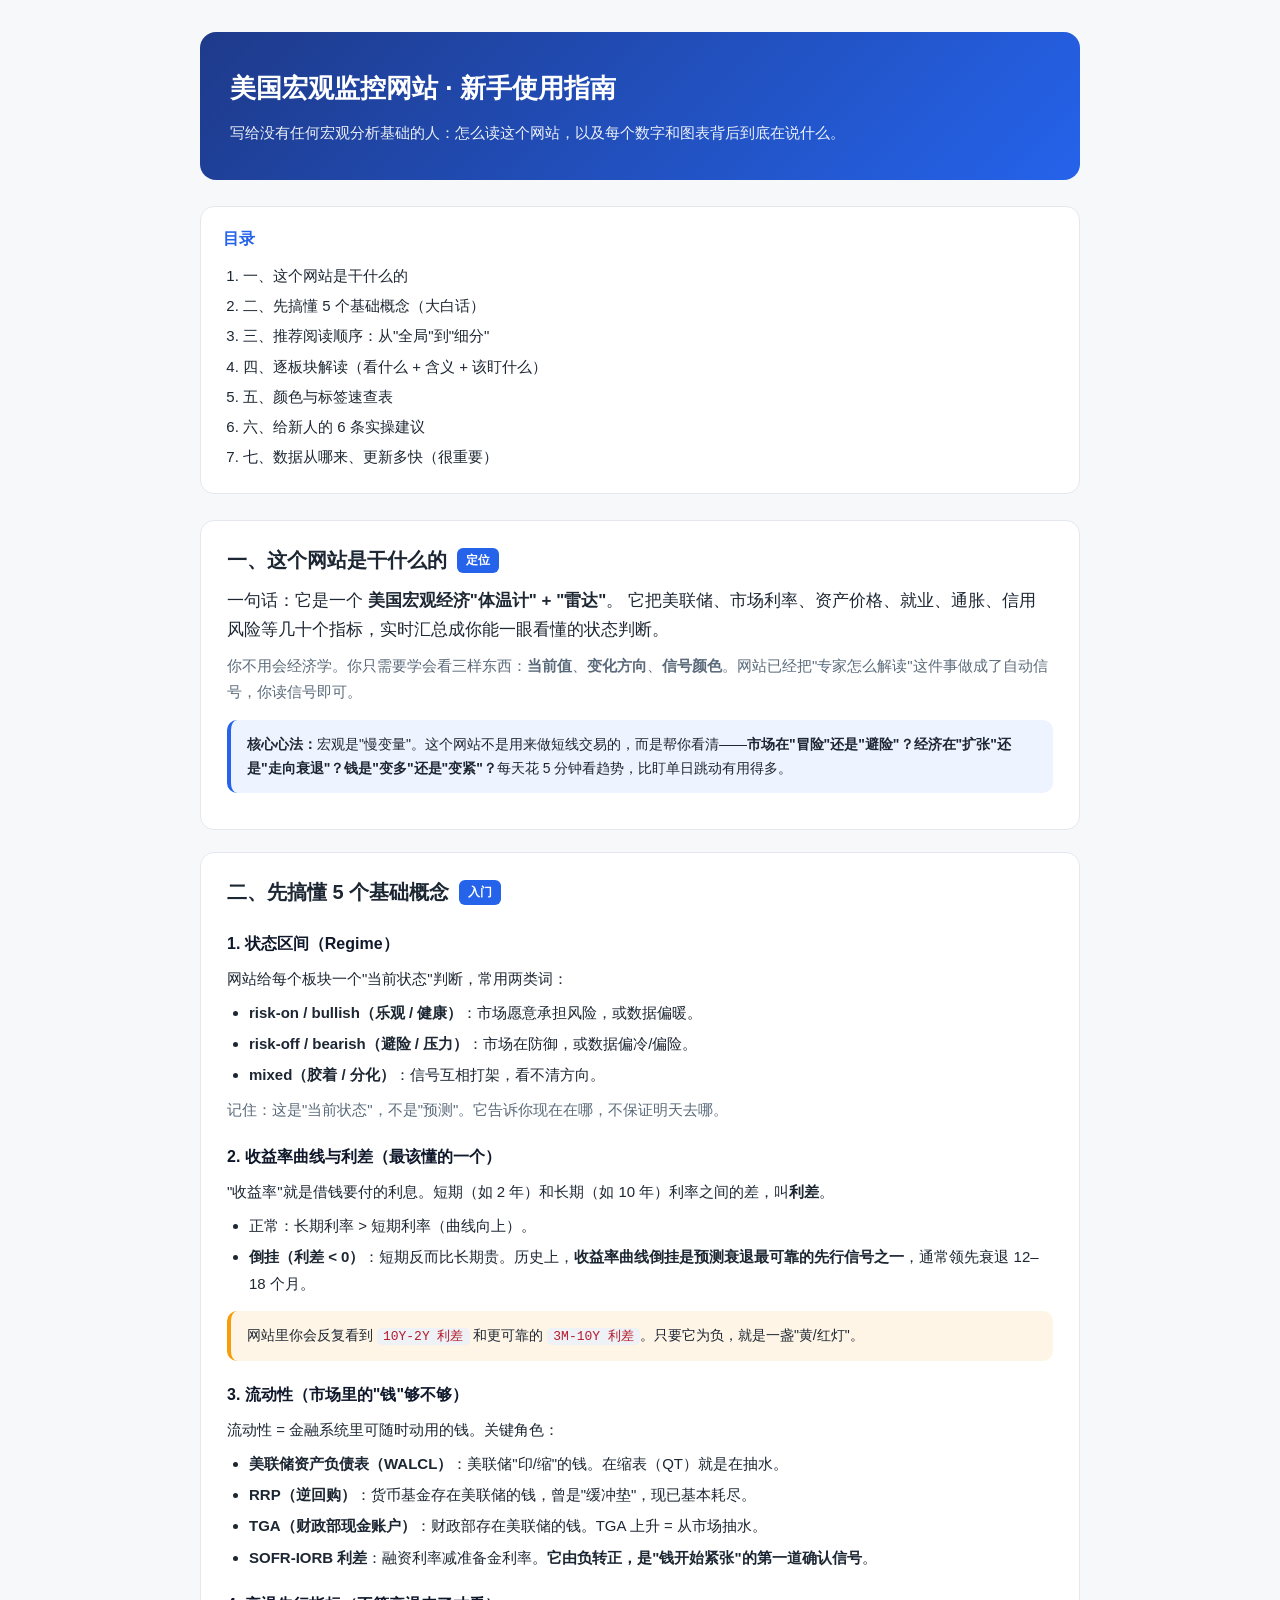
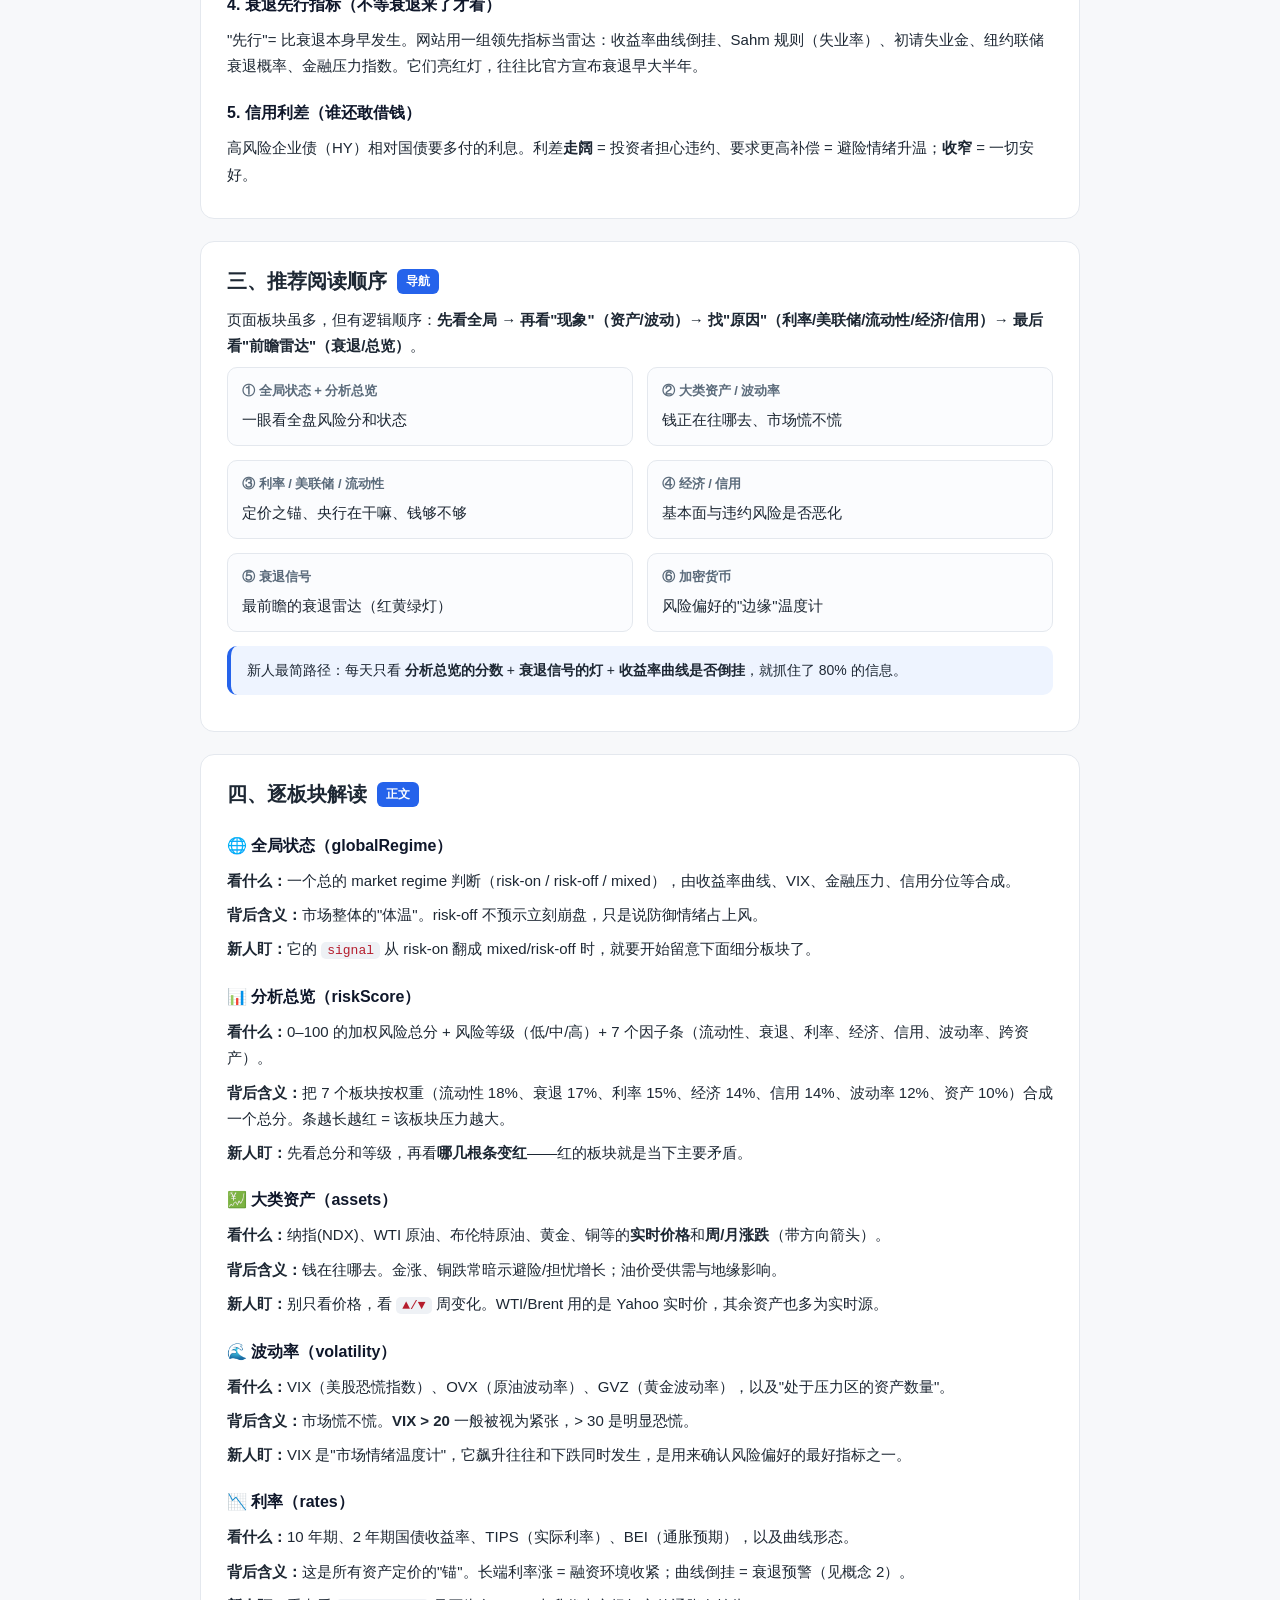
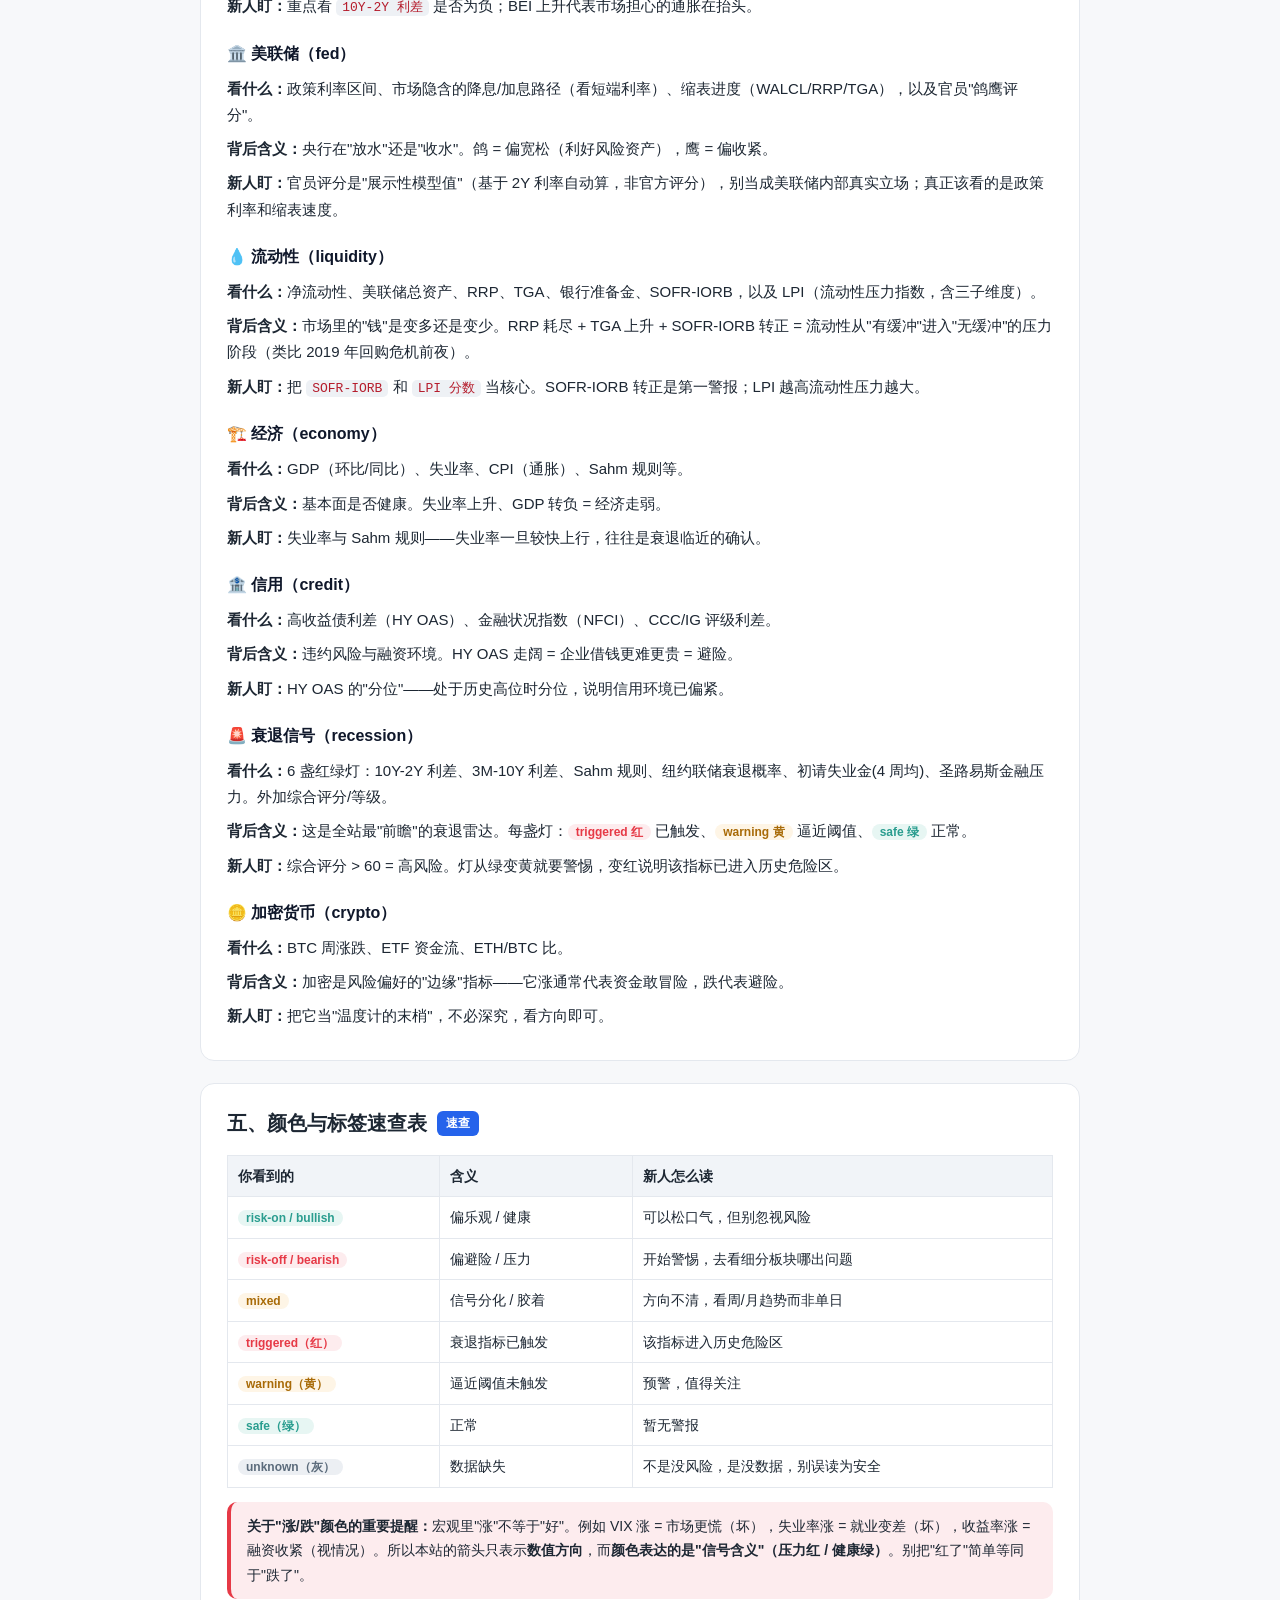
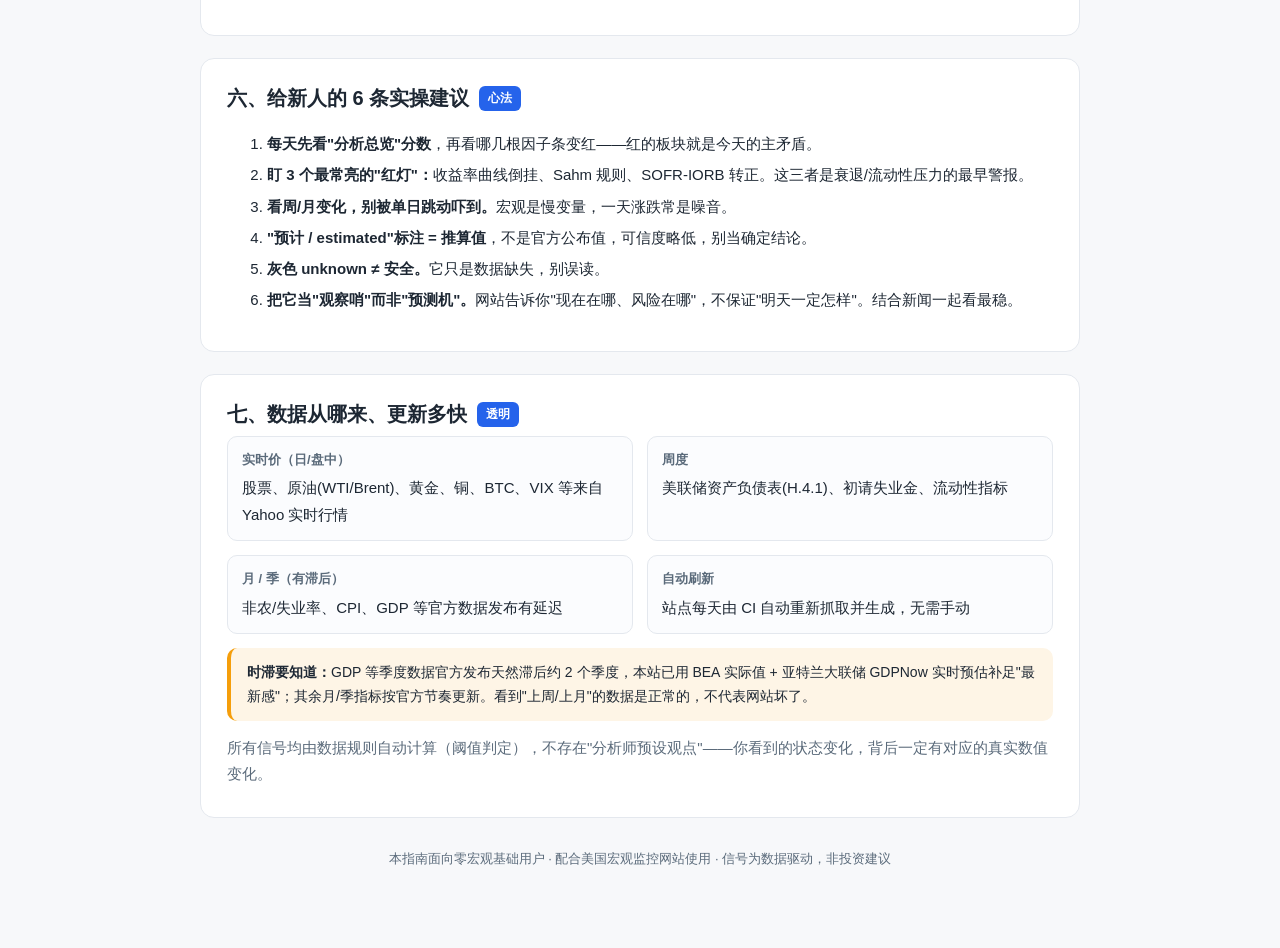
<file: macromonitor-guide.html>
<!DOCTYPE html>
<html lang="zh-CN">
<head>
<meta charset="UTF-8">
<meta name="viewport" content="width=device-width, initial-scale=1.0">
<title>美国宏观监控网站 · 新手使用指南</title>
<style>
  :root{
    --bg:#f7f8fa; --card:#ffffff; --ink:#1d2733; --muted:#5b6b7b;
    --line:#e4e8ee; --accent:#2563eb; --accent-soft:#eef4ff;
    --red:#e63946; --red-soft:#fdecee; --green:#2a9d8f; --green-soft:#e7f6f3;
    --amber:#f59e0b; --amber-soft:#fef5e6;
  }
  *{box-sizing:border-box}
  body{margin:0;background:var(--bg);color:var(--ink);
    font-family:-apple-system,"Segoe UI","PingFang SC","Microsoft YaHei",sans-serif;
    line-height:1.75;font-size:15px}
  .wrap{max-width:920px;margin:0 auto;padding:32px 20px 80px}
  header.hero{background:linear-gradient(135deg,#1e3a8a,#2563eb);color:#fff;
    border-radius:16px;padding:34px 30px;margin-bottom:26px}
  header.hero h1{margin:0 0 8px;font-size:26px}
  header.hero p{margin:0;opacity:.92;font-size:15px}
  .toc{background:var(--card);border:1px solid var(--line);border-radius:14px;
    padding:18px 22px;margin-bottom:26px}
  .toc h2{margin:0 0 10px;font-size:16px;color:var(--accent)}
  .toc ol{margin:0;padding-left:20px}
  .toc li{margin:4px 0}
  .toc a{color:var(--ink);text-decoration:none}
  .toc a:hover{color:var(--accent)}
  section{background:var(--card);border:1px solid var(--line);border-radius:14px;
    padding:22px 26px;margin-bottom:22px;scroll-margin-top:16px}
  h2.sec{font-size:20px;margin:0 0 4px;display:flex;align-items:center;gap:10px}
  .tag{font-size:12px;font-weight:600;color:#fff;background:var(--accent);
    border-radius:6px;padding:2px 9px}
  h3{font-size:16px;margin:20px 0 8px;color:#0f172a}
  p{margin:8px 0}
  .muted{color:var(--muted)}
  ul{margin:8px 0;padding-left:22px}
  li{margin:5px 0}
  .callout{border-radius:10px;padding:12px 16px;margin:14px 0;font-size:14px}
  .callout.tip{background:var(--accent-soft);border-left:4px solid var(--accent)}
  .callout.warn{background:var(--red-soft);border-left:4px solid var(--red)}
  .callout.good{background:var(--green-soft);border-left:4px solid var(--green)}
  .callout.note{background:var(--amber-soft);border-left:4px solid var(--amber)}
  code{background:#eef1f5;padding:1px 6px;border-radius:5px;font-size:13px;color:#b51c2c}
  table{width:100%;border-collapse:collapse;margin:14px 0;font-size:14px}
  th,td{border:1px solid var(--line);padding:8px 10px;text-align:left;vertical-align:top}
  th{background:#f1f4f8}
  .pill{padding:1px 8px;border-radius:20px;font-size:12px;font-weight:600;white-space:nowrap}
  .pill.r{background:var(--red-soft);color:var(--red)}
  .pill.g{background:var(--green-soft);color:var(--green)}
  .pill.a{background:var(--amber-soft);color:#a86a07}
  .pill.x{background:#eceff3;color:var(--muted)}
  .grid2{display:grid;grid-template-columns:1fr 1fr;gap:14px}
  @media(max-width:680px){.grid2{grid-template-columns:1fr}}
  .kpi{background:#fbfcfe;border:1px solid var(--line);border-radius:10px;padding:12px 14px}
  .kpi b{display:block;font-size:13px;color:var(--muted);margin-bottom:4px;font-weight:600}
  footer{color:var(--muted);font-size:13px;text-align:center;margin-top:30px}
  .big{font-size:17px}
</style>
</head>
<body>
<div class="wrap">

<header class="hero">
  <h1>美国宏观监控网站 · 新手使用指南</h1>
  <p>写给没有任何宏观分析基础的人：怎么读这个网站，以及每个数字和图表背后到底在说什么。</p>
</header>

<nav class="toc">
  <h2>目录</h2>
  <ol>
    <li><a href="#what">一、这个网站是干什么的</a></li>
    <li><a href="#concepts">二、先搞懂 5 个基础概念（大白话）</a></li>
    <li><a href="#read">三、推荐阅读顺序：从"全局"到"细分"</a></li>
    <li><a href="#sections">四、逐板块解读（看什么 + 含义 + 该盯什么）</a></li>
    <li><a href="#legend">五、颜色与标签速查表</a></li>
    <li><a href="#tips">六、给新人的 6 条实操建议</a></li>
    <li><a href="#data">七、数据从哪来、更新多快（很重要）</a></li>
  </ol>
</nav>

<section id="what">
  <h2 class="sec">一、这个网站是干什么的 <span class="tag">定位</span></h2>
  <p class="big">一句话：它是一个 <b>美国宏观经济"体温计" + "雷达"</b>。
  它把美联储、市场利率、资产价格、就业、通胀、信用风险等几十个指标，实时汇总成你能一眼看懂的状态判断。</p>
  <p class="muted">你不用会经济学。你只需要学会看三样东西：<b>当前值</b>、<b>变化方向</b>、<b>信号颜色</b>。网站已经把"专家怎么解读"这件事做成了自动信号，你读信号即可。</p>
  <div class="callout tip">
    <b>核心心法：</b>宏观是"慢变量"。这个网站不是用来做短线交易的，而是帮你看清——<b>市场在"冒险"还是"避险"？经济在"扩张"还是"走向衰退"？钱是"变多"还是"变紧"？</b>每天花 5 分钟看趋势，比盯单日跳动有用得多。
  </div>
</section>

<section id="concepts">
  <h2 class="sec">二、先搞懂 5 个基础概念 <span class="tag">入门</span></h2>

  <h3>1. 状态区间（Regime）</h3>
  <p>网站给每个板块一个"当前状态"判断，常用两类词：</p>
  <ul>
    <li><b>risk-on / bullish（乐观 / 健康）</b>：市场愿意承担风险，或数据偏暖。</li>
    <li><b>risk-off / bearish（避险 / 压力）</b>：市场在防御，或数据偏冷/偏险。</li>
    <li><b>mixed（胶着 / 分化）</b>：信号互相打架，看不清方向。</li>
  </ul>
  <p class="muted">记住：这是"当前状态"，不是"预测"。它告诉你现在在哪，不保证明天去哪。</p>

  <h3>2. 收益率曲线与利差（最该懂的一个）</h3>
  <p>"收益率"就是借钱要付的利息。短期（如 2 年）和长期（如 10 年）利率之间的差，叫<b>利差</b>。</p>
  <ul>
    <li>正常：长期利率 &gt; 短期利率（曲线向上）。</li>
    <li><b>倒挂（利差 &lt; 0）</b>：短期反而比长期贵。历史上，<b>收益率曲线倒挂是预测衰退最可靠的先行信号之一</b>，通常领先衰退 12–18 个月。</li>
  </ul>
  <div class="callout note">网站里你会反复看到 <code>10Y-2Y 利差</code> 和更可靠的 <code>3M-10Y 利差</code>。只要它为负，就是一盏"黄/红灯"。</div>

  <h3>3. 流动性（市场里的"钱"够不够）</h3>
  <p>流动性 = 金融系统里可随时动用的钱。关键角色：</p>
  <ul>
    <li><b>美联储资产负债表（WALCL）</b>：美联储"印/缩"的钱。在缩表（QT）就是在抽水。</li>
    <li><b>RRP（逆回购）</b>：货币基金存在美联储的钱，曾是"缓冲垫"，现已基本耗尽。</li>
    <li><b>TGA（财政部现金账户）</b>：财政部存在美联储的钱。TGA 上升 = 从市场抽水。</li>
    <li><b>SOFR-IORB 利差</b>：融资利率减准备金利率。<b>它由负转正，是"钱开始紧张"的第一道确认信号</b>。</li>
  </ul>

  <h3>4. 衰退先行指标（不等衰退来了才看）</h3>
  <p>"先行"= 比衰退本身早发生。网站用一组领先指标当雷达：收益率曲线倒挂、Sahm 规则（失业率）、初请失业金、纽约联储衰退概率、金融压力指数。它们亮红灯，往往比官方宣布衰退早大半年。</p>

  <h3>5. 信用利差（谁还敢借钱）</h3>
  <p>高风险企业债（HY）相对国债要多付的利息。利差<b>走阔</b> = 投资者担心违约、要求更高补偿 = 避险情绪升温；<b>收窄</b> = 一切安好。</p>
</section>

<section id="read">
  <h2 class="sec">三、推荐阅读顺序 <span class="tag">导航</span></h2>
  <p>页面板块虽多，但有逻辑顺序：<b>先看全局 → 再看"现象"（资产/波动）→ 找"原因"（利率/美联储/流动性/经济/信用）→ 最后看"前瞻雷达"（衰退/总览）</b>。</p>
  <div class="grid2">
    <div class="kpi"><b>① 全局状态 + 分析总览</b>一眼看全盘风险分和状态</div>
    <div class="kpi"><b>② 大类资产 / 波动率</b>钱正在往哪去、市场慌不慌</div>
    <div class="kpi"><b>③ 利率 / 美联储 / 流动性</b>定价之锚、央行在干嘛、钱够不够</div>
    <div class="kpi"><b>④ 经济 / 信用</b>基本面与违约风险是否恶化</div>
    <div class="kpi"><b>⑤ 衰退信号</b>最前瞻的衰退雷达（红黄绿灯）</div>
    <div class="kpi"><b>⑥ 加密货币</b>风险偏好的"边缘"温度计</div>
  </div>
  <div class="callout tip">新人最简路径：每天只看 <b>分析总览的分数</b> + <b>衰退信号的灯</b> + <b>收益率曲线是否倒挂</b>，就抓住了 80% 的信息。</div>
</section>

<section id="sections">
  <h2 class="sec">四、逐板块解读 <span class="tag">正文</span></h2>

  <h3>🌐 全局状态（globalRegime）</h3>
  <p><b>看什么：</b>一个总的 market regime 判断（risk-on / risk-off / mixed），由收益率曲线、VIX、金融压力、信用分位等合成。</p>
  <p><b>背后含义：</b>市场整体的"体温"。risk-off 不预示立刻崩盘，只是说防御情绪占上风。</p>
  <p><b>新人盯：</b>它的 <code>signal</code> 从 risk-on 翻成 mixed/risk-off 时，就要开始留意下面细分板块了。</p>

  <h3>📊 分析总览（riskScore）</h3>
  <p><b>看什么：</b>0–100 的加权风险总分 + 风险等级（低/中/高）+ 7 个因子条（流动性、衰退、利率、经济、信用、波动率、跨资产）。</p>
  <p><b>背后含义：</b>把 7 个板块按权重（流动性 18%、衰退 17%、利率 15%、经济 14%、信用 14%、波动率 12%、资产 10%）合成一个总分。条越长越红 = 该板块压力越大。</p>
  <p><b>新人盯：</b>先看总分和等级，再看<b>哪几根条变红</b>——红的板块就是当下主要矛盾。</p>

  <h3>💹 大类资产（assets）</h3>
  <p><b>看什么：</b>纳指(NDX)、WTI 原油、布伦特原油、黄金、铜等的<b>实时价格</b>和<b>周/月涨跌</b>（带方向箭头）。</p>
  <p><b>背后含义：</b>钱在往哪去。金涨、铜跌常暗示避险/担忧增长；油价受供需与地缘影响。</p>
  <p><b>新人盯：</b>别只看价格，看 <code>▲/▼</code> 周变化。WTI/Brent 用的是 Yahoo 实时价，其余资产也多为实时源。</p>

  <h3>🌊 波动率（volatility）</h3>
  <p><b>看什么：</b>VIX（美股恐慌指数）、OVX（原油波动率）、GVZ（黄金波动率），以及"处于压力区的资产数量"。</p>
  <p><b>背后含义：</b>市场慌不慌。<b>VIX &gt; 20</b> 一般被视为紧张，&gt; 30 是明显恐慌。</p>
  <p><b>新人盯：</b>VIX 是"市场情绪温度计"，它飙升往往和下跌同时发生，是用来确认风险偏好的最好指标之一。</p>

  <h3>📉 利率（rates）</h3>
  <p><b>看什么：</b>10 年期、2 年期国债收益率、TIPS（实际利率）、BEI（通胀预期），以及曲线形态。</p>
  <p><b>背后含义：</b>这是所有资产定价的"锚"。长端利率涨 = 融资环境收紧；曲线倒挂 = 衰退预警（见概念 2）。</p>
  <p><b>新人盯：</b>重点看 <code>10Y-2Y 利差</code> 是否为负；BEI 上升代表市场担心的通胀在抬头。</p>

  <h3>🏛️ 美联储（fed）</h3>
  <p><b>看什么：</b>政策利率区间、市场隐含的降息/加息路径（看短端利率）、缩表进度（WALCL/RRP/TGA），以及官员"鸽鹰评分"。</p>
  <p><b>背后含义：</b>央行在"放水"还是"收水"。鸽 = 偏宽松（利好风险资产），鹰 = 偏收紧。</p>
  <p><b>新人盯：</b>官员评分是"展示性模型值"（基于 2Y 利率自动算，非官方评分），别当成美联储内部真实立场；真正该看的是政策利率和缩表速度。</p>

  <h3>💧 流动性（liquidity）</h3>
  <p><b>看什么：</b>净流动性、美联储总资产、RRP、TGA、银行准备金、SOFR-IORB，以及 LPI（流动性压力指数，含三子维度）。</p>
  <p><b>背后含义：</b>市场里的"钱"是变多还是变少。RRP 耗尽 + TGA 上升 + SOFR-IORB 转正 = 流动性从"有缓冲"进入"无缓冲"的压力阶段（类比 2019 年回购危机前夜）。</p>
  <p><b>新人盯：</b>把 <code>SOFR-IORB</code> 和 <code>LPI 分数</code> 当核心。SOFR-IORB 转正是第一警报；LPI 越高流动性压力越大。</p>

  <h3>🏗️ 经济（economy）</h3>
  <p><b>看什么：</b>GDP（环比/同比）、失业率、CPI（通胀）、Sahm 规则等。</p>
  <p><b>背后含义：</b>基本面是否健康。失业率上升、GDP 转负 = 经济走弱。</p>
  <p><b>新人盯：</b>失业率与 Sahm 规则——失业率一旦较快上行，往往是衰退临近的确认。</p>

  <h3>🏦 信用（credit）</h3>
  <p><b>看什么：</b>高收益债利差（HY OAS）、金融状况指数（NFCI）、CCC/IG 评级利差。</p>
  <p><b>背后含义：</b>违约风险与融资环境。HY OAS 走阔 = 企业借钱更难更贵 = 避险。</p>
  <p><b>新人盯：</b>HY OAS 的"分位"——处于历史高位时分位，说明信用环境已偏紧。</p>

  <h3>🚨 衰退信号（recession）</h3>
  <p><b>看什么：</b>6 盏红绿灯：10Y-2Y 利差、3M-10Y 利差、Sahm 规则、纽约联储衰退概率、初请失业金(4 周均)、圣路易斯金融压力。外加综合评分/等级。</p>
  <p><b>背后含义：</b>这是全站最"前瞻"的衰退雷达。每盏灯：<span class="pill r">triggered 红</span> 已触发、<span class="pill a">warning 黄</span> 逼近阈值、<span class="pill g">safe 绿</span> 正常。</p>
  <p><b>新人盯：</b>综合评分 &gt; 60 = 高风险。灯从绿变黄就要警惕，变红说明该指标已进入历史危险区。</p>

  <h3>🪙 加密货币（crypto）</h3>
  <p><b>看什么：</b>BTC 周涨跌、ETF 资金流、ETH/BTC 比。</p>
  <p><b>背后含义：</b>加密是风险偏好的"边缘"指标——它涨通常代表资金敢冒险，跌代表避险。</p>
  <p><b>新人盯：</b>把它当"温度计的末梢"，不必深究，看方向即可。</p>
</section>

<section id="legend">
  <h2 class="sec">五、颜色与标签速查表 <span class="tag">速查</span></h2>
  <table>
    <thead><tr><th>你看到的</th><th>含义</th><th>新人怎么读</th></tr></thead>
    <tbody>
      <tr><td><span class="pill g">risk-on / bullish</span></td><td>偏乐观 / 健康</td><td>可以松口气，但别忽视风险</td></tr>
      <tr><td><span class="pill r">risk-off / bearish</span></td><td>偏避险 / 压力</td><td>开始警惕，去看细分板块哪出问题</td></tr>
      <tr><td><span class="pill a">mixed</span></td><td>信号分化 / 胶着</td><td>方向不清，看周/月趋势而非单日</td></tr>
      <tr><td><span class="pill r">triggered（红）</span></td><td>衰退指标已触发</td><td>该指标进入历史危险区</td></tr>
      <tr><td><span class="pill a">warning（黄）</span></td><td>逼近阈值未触发</td><td>预警，值得关注</td></tr>
      <tr><td><span class="pill g">safe（绿）</span></td><td>正常</td><td>暂无警报</td></tr>
      <tr><td><span class="pill x">unknown（灰）</span></td><td>数据缺失</td><td>不是没风险，是没数据，别误读为安全</td></tr>
    </tbody>
  </table>
  <div class="callout warn"><b>关于"涨/跌"颜色的重要提醒：</b>宏观里"涨"不等于"好"。例如 VIX 涨 = 市场更慌（坏），失业率涨 = 就业变差（坏），收益率涨 = 融资收紧（视情况）。所以本站的箭头只表示<b>数值方向</b>，而<b>颜色表达的是"信号含义"（压力红 / 健康绿）</b>。别把"红了"简单等同于"跌了"。</div>
</section>

<section id="tips">
  <h2 class="sec">六、给新人的 6 条实操建议 <span class="tag">心法</span></h2>
  <ol>
    <li><b>每天先看"分析总览"分数</b>，再看哪几根因子条变红——红的板块就是今天的主矛盾。</li>
    <li><b>盯 3 个最常亮的"红灯"：</b>收益率曲线倒挂、Sahm 规则、SOFR-IORB 转正。这三者是衰退/流动性压力的最早警报。</li>
    <li><b>看周/月变化，别被单日跳动吓到。</b>宏观是慢变量，一天涨跌常是噪音。</li>
    <li><b>"预计 / estimated"标注 = 推算值</b>，不是官方公布值，可信度略低，别当确定结论。</li>
    <li><b>灰色 unknown ≠ 安全。</b>它只是数据缺失，别误读。</li>
    <li><b>把它当"观察哨"而非"预测机"。</b>网站告诉你"现在在哪、风险在哪"，不保证"明天一定怎样"。结合新闻一起看最稳。</li>
  </ol>
</section>

<section id="data">
  <h2 class="sec">七、数据从哪来、更新多快 <span class="tag">透明</span></h2>
  <div class="grid2">
    <div class="kpi"><b>实时价（日/盘中）</b>股票、原油(WTI/Brent)、黄金、铜、BTC、VIX 等来自 Yahoo 实时行情</div>
    <div class="kpi"><b>周度</b>美联储资产负债表(H.4.1)、初请失业金、流动性指标</div>
    <div class="kpi"><b>月 / 季（有滞后）</b>非农/失业率、CPI、GDP 等官方数据发布有延迟</div>
    <div class="kpi"><b>自动刷新</b>站点每天由 CI 自动重新抓取并生成，无需手动</div>
  </div>
  <div class="callout note"><b>时滞要知道：</b>GDP 等季度数据官方发布天然滞后约 2 个季度，本站已用 BEA 实际值 + 亚特兰大联储 GDPNow 实时预估补足"最新感"；其余月/季指标按官方节奏更新。看到"上周/上月"的数据是正常的，不代表网站坏了。</div>
  <p class="muted">所有信号均由数据规则自动计算（阈值判定），不存在"分析师预设观点"——你看到的状态变化，背后一定有对应的真实数值变化。</p>
</section>

<footer>
  本指南面向零宏观基础用户 · 配合美国宏观监控网站使用 · 信号为数据驱动，非投资建议
</footer>

</div>
</body>
</html>
</file>
